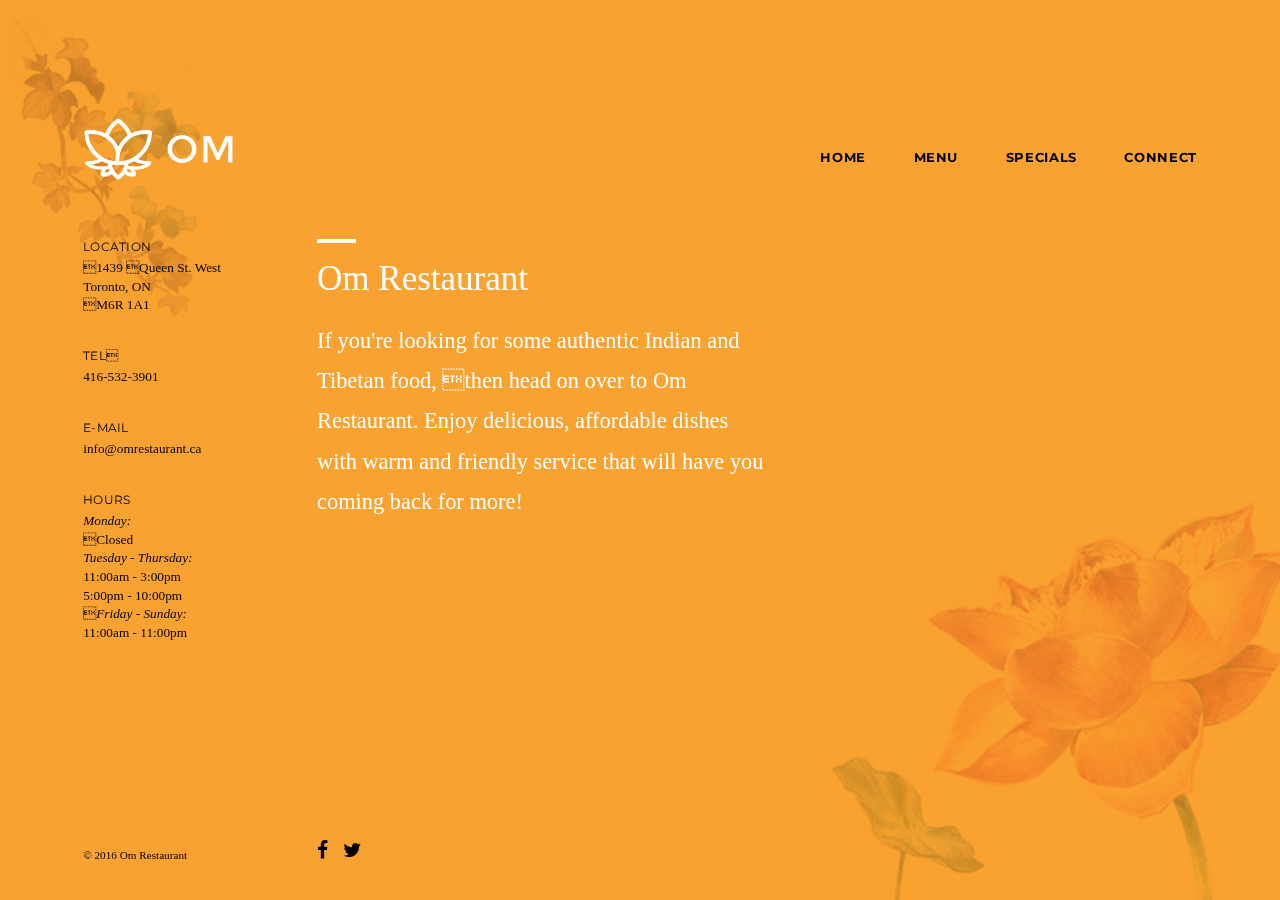
<file: index.html>
<!DOCTYPE html>
<html>

  <head>
    <meta charset="utf-8">
    <meta name="viewport" content="width=device-width", "initial-scale=1.0" />
    <meta name="description"
     content="Om Restaurant offers amazing Indian and Tibetan food with great service and prices that will be hard to match anywhere else."/>
     <meta name="keywords" content="Om Restaurant, Indian Food, Tibetan Food, Toronto, Ontario, Canada, Affordable, Great Service, Authentic"/>
    <link href="css/reset.css" rel="stylesheet"/>
    <link href="css/style.css" rel="stylesheet"/>
    <link rel="stylesheet" href="css/font-awesome.min.css">
    <link href='https://fonts.googleapis.com/css?family=PT+Serif:400,400italic|Montserrat:700' rel='stylesheet' type='text/css'>
    <link rel='shortcut icon' href='images/favicon.ico' type='image/x-icon'/>
    <title> Om Restaurant - Indian and Tibetan Food </title>
  </head>

  <body>
    <div class="wrapper">

      <header>
        <img class="logo" src="images/logo.png" alt="om logo"/>
        <div href="#" class="hamburger">
          <div class="line"></div>
          <div class="line"></div>
          <div class="line"></div>
        </div>
        <nav class="main-menu open">
          <ul>
            <li class="home-active on"><a href="index.html"/>HOME</a></li>
            <li><a href="appetizers.html" class="menu-mobile">MENU</a>
              <ul class="drop-down sub-open">
                <li><a href="menu/appetizers.html">Appetizers</a></li>
                <li><a href="menu/rice-bread.html">Bread &amp; Rice</a></li>
                <li><a href="menu/seafood.html">Seafood</a></li>
                <li><a href="menu/chicken.html">Chicken</a></li>
                <li><a href="menu/beef.html">Beef</a></li>
                <li><a href="menu/lamb.html">Lamb</a></li>
                <li><a href="menu/veg.html">Vegetarian</a></li>
                <li><a href="menu/tibetan.html">Tibetan</a></li>
              </ul>
            </li>
            <li><a href="specials/specials.html"/>SPECIALS</a></li>
            <li><a href="connect/connect.html"/>CONNECT</a></li>
          </ul>
          <div class="mobile-aside">
            <h2>LOCATION</h2>
            <p>1439 Queen St. West</br>Toronto, ON</br> M6R 1A1 </p>
            <h2>TEL</h2>
            <p><a href="tel:4165323901">416-532-3901</a></p>
            <h2>EMAIL</h2>
            <p><a href="email:info@omrestaurant.ca">info@omrestaurant.ca</a></p>
            <h2>HOURS</h2>
            <p><em>Monday:</em></br>Closed<br/><em>Tuesday - Thursday:</em></br>11:00am - 3:00pm</br>5:00pm - 10:00pm</br><em>Friday - Sunday:</em></br>11:00am - 11:00pm</p>
          </div>
          <div class="mobile-social">
            <a href="#"><i class="fa fa-facebook"></i></a> <a href="#"><i class="fa fa-twitter"></i></a>
          </div>
        </nav>
      </header>

      <aside>
        <div class="aside-sections">
          <h2 class="aside-heading">LOCATION</h2>
          <p class="aside-info">1439 Queen St. West<br/>Toronto, ON<br/>M6R 1A1</p>
        </div>
        <div class="aside-sections">
          <h2 class="aside-heading">TEL</h2>
          <p class="aside-info"><a href="tel:4165323901">416-532-3901</a></p>
        </div>
        <div class="aside-sections">
          <h2 class="aside-heading">E-MAIL</h2>
          <p class="aside-info"><a href="email:info@omrestaurant.ca">info@omrestaurant.ca</a></p>
        </div>
        <div class="aside-sections hours">
          <h2 class="aside-heading">HOURS</h2>
          <p class="aside-info"><em>Monday:</em></br>Closed<br/><em>Tuesday - Thursday:</em></br>11:00am - 3:00pm</br>5:00pm - 10:00pm</br><em>Friday - Sunday:</em></br>11:00am - 11:00pm</p>
        </div>
      </aside>

      <main class="unload load">
        <div class="border-line"></div>
        <h1 class="header"> Om Restaurant </h1>
        <h1 class="home">If you're looking for some authentic Indian and Tibetan food, then head on over to Om Restaurant. Enjoy delicious, affordable dishes with warm and friendly service that will have you coming back for more!</h1>
      </main>

      <div class="social-media">
        <a href="#"><i class="fa fa-facebook"></i></a> <a href="#"><i class="fa fa-twitter"></i></a>
      </div>

      <footer>
        <div class="copyright">
          <p>&copy; 2016 Om Restaurant</p>
        </div>
      </footer>

    </div>

    <div>
      <img src="images/background-img-left.jpg" class="background-image-4" alt="Flower Illustration" />
    </div>

    <div>
      <img src="images/background-img-right.jpg" class="background-image" alt="Lotus Illustration" />
    </div>

    <script src="https://ajax.googleapis.com/ajax/libs/jquery/1.12.0/jquery.min.js"></script>
    <script src="javascript/main.js"></script>

  </body>

</html>
</file>
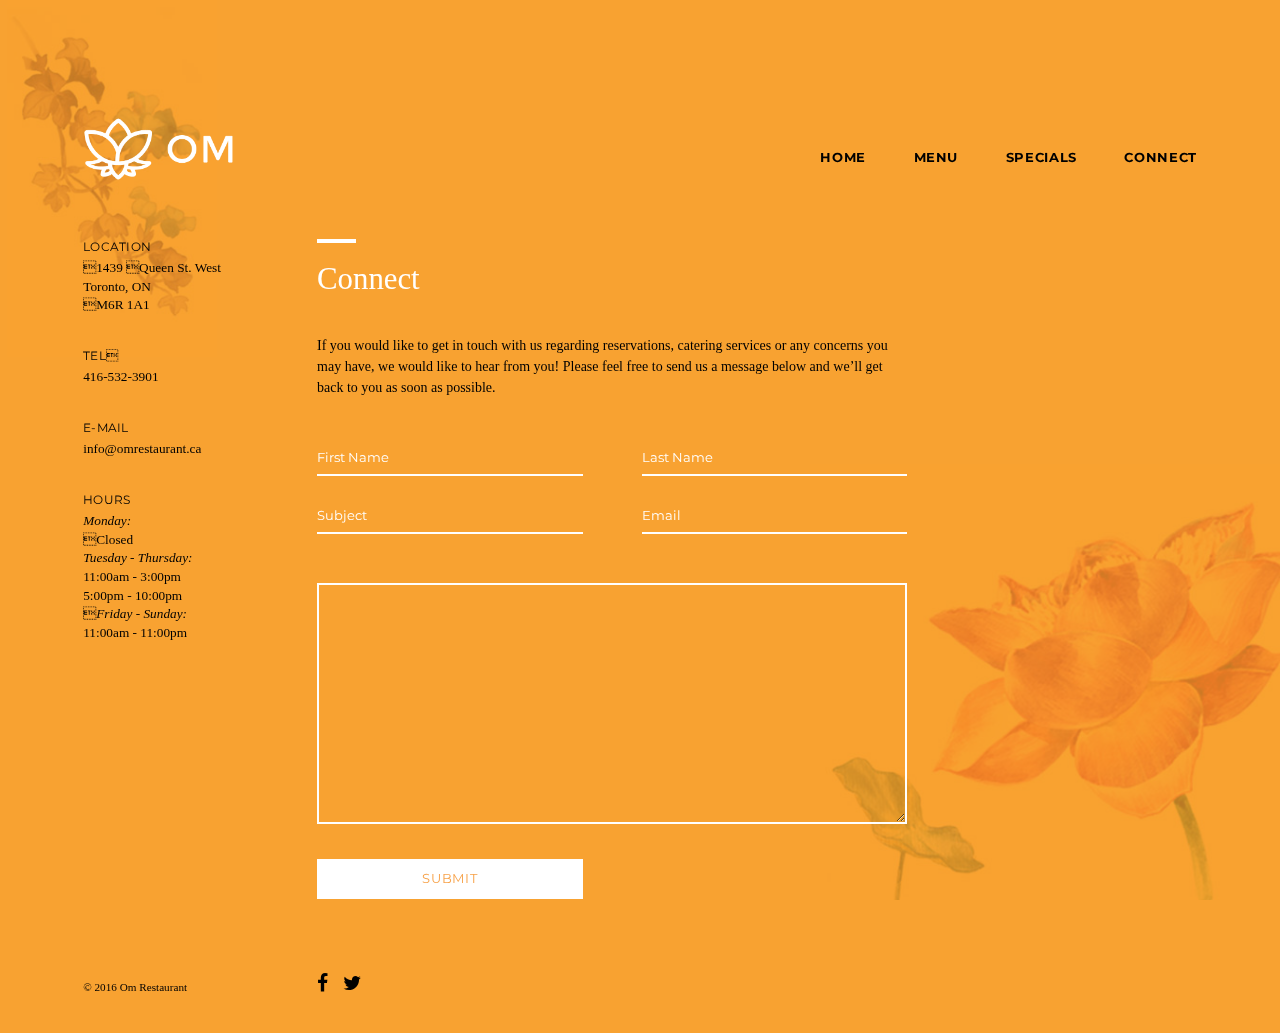
<file: connect/connect.html>
<!DOCTYPE html>
<html>

  <head>
    <meta charset="utf-8">
    <meta name="viewport" content="width=device-width", "initial-scale=1.0" />
    <meta name="description"
     content="Connect with us if you have any questions regarding reservations, catering or any other concerns."/>
     <meta name="keywords" content="Om Restaurant, Indian Food, Tibetan Food, Connect with Us, Toronto, Ontario, Canada, Affordable, Great Service, Authentic"/>
    <link href="../css/reset.css" rel="stylesheet"/>
    <link href="../css/style.css" rel="stylesheet"/>
    <link href="../css/connect.css" rel="stylesheet"/>
    <link href='../css/font-awesome.min.css' rel='stylesheet' type='text/css'>
    <link href='https://fonts.googleapis.com/css?family=PT+Serif:400,400italic|Montserrat:700' rel='stylesheet' type='text/css'>
    <link rel='shortcut icon' href='../images/favicon.ico' type='image/x-icon'/>
    <title> Om Restaurant - Connect with Us </title>
  </head>

  <body>
    <div class="wrapper">

      <header>
        <img class="logo" src="../images/logo.png" alt="om logo"/>
        <div href="#" class="hamburger">
          <div class="line"></div>
          <div class="line"></div>
          <div class="line"></div>
        </div>
        <nav class="main-menu open">
          <ul>
            <li class="home-active"><a href="../index.html" class="on"/>HOME</a></li>
            <li><a href="../menu/appetizers.html" class="menu-mobile">MENU</a>
              <ul class="drop-down sub-open">
                <li><a href="../menu/appetizers.html">Appetizers</a></li>
                <li><a href="../menu/rice-bread.html">Bread &amp; Rice</a></li>
                <li><a href="../menu/seafood.html">Seafood</a></li>
                <li><a href="../menu/chicken.html">Chicken</a></li>
                <li><a href="../menu/beef.html">Beef</a></li>
                <li><a href="../menu/lamb.html">Lamb</a></li>
                <li><a href="../menu/veg.html">Vegetarian</a></li>
                <li><a href="../menu/tibetan.html">Tibetan</a></li>
              </ul>
            </li>
            <li><a href="../specials/specials.html"/>SPECIALS</a></li>
            <li><a href="connect.html"/>CONNECT</a></li>
          </ul>
          <div class="mobile-aside">
            <h3>LOCATION</h3>
            <p>1439 Queen St. West</br>Toronto, ON</br> M6R 1A1 </p>
            <h3>TEL</h3>
            <p><a href="tel:4165323901">416-532-3901</a></p>
            <h3>EMAIL</h3>
            <p><a href="email:info@omrestaurant.ca">info@omrestaurant.ca</a></p>
            <h3>HOURS</h3>
            <p><em>Monday:</em></br>Closed<br/><em>Tuesday - Thursday:</em></br>11:00am - 3:00pm</br>5:00pm - 10:00pm</br><em>Friday - Sunday:</em></br>11:00am - 11:00pm</p>
          </div>
          <div class="mobile-social">
            <a href="#"><i class="fa fa-facebook"></i></a> <a href="#"><i class="fa fa-twitter"></i></a>
          </div>
        </nav>
      </header>

      <aside>
        <div class="aside-sections">
          <h3 class="aside-heading">LOCATION</h3>
          <p class="aside-info">1439 Queen St. West<br/>Toronto, ON<br/>M6R 1A1</p>
        </div>
        <div class="aside-sections">
          <h3 class="aside-heading">TEL</h3>
          <p class="aside-info"><a href="tel:4165323901">416-532-3901</a></p>
        </div>
        <div class="aside-sections">
          <h3 class="aside-heading">E-MAIL</h3>
          <p class="aside-info"><a href="email:info@omrestaurant.ca">info@omrestaurant.ca</a></p>
        </div>
        <div class="aside-sections hours">
          <h3 class="aside-heading">HOURS</h3>
          <p class="aside-info"><em>Monday:</em></br>Closed<br/><em>Tuesday - Thursday:</em></br>11:00am - 3:00pm</br>5:00pm - 10:00pm</br><em>Friday - Sunday:</em></br>11:00am - 11:00pm</p>
        </div>
      </aside>

      <main>
        <div class="border-line"></div>
        <h1>Connect</h1>
        <p>If you would like to get in touch with us regarding reservations, catering services or any concerns you may have, we would like to hear from you! Please feel free to send us a message below and we’ll get back to you as soon as possible.</p>
        <form action="" method="post">
          <fieldset>
            <input type="text" name="first-name" placeholder="First Name" class="odd" required/>
            <input type="text" name="last-name" placeholder="Last Name" required/>
            <input type="text" name="subject" placeholder="Subject" class="odd" required/>
            <input type="text" name="email" placeholder="Email" required/>
            <textarea name="details" cols="20" rows="12"/ required></textarea>
            <input type="submit" name="submit" value="SUBMIT"/>
          </fieldset>
        </form>
      </main>

      <div class="social-media">
        <a href="#"><i class="fa fa-facebook"></i></a>
        <a href="#"><i class="fa fa-twitter"></i></a>
      </div>

      <footer>
        <div class="copyright">
          <p>&copy; 2016 Om Restaurant</p>
        </div>
      </footer>

    </div>

    <div>
      <img src="../images/background-img-left.jpg" class="background-image-4" alt="Flower Illustration" />
    </div>

    <div>
      <img src="../images/background-img-right.jpg" class="background-image" alt="Lotus Illustration" />
    </div>

    <script src="https://ajax.googleapis.com/ajax/libs/jquery/1.12.0/jquery.min.js"></script>
    <script src="../javascript/main.js"></script>
    <script src="../javascript/connect.js"></script>


  </body>

</html>
</file>
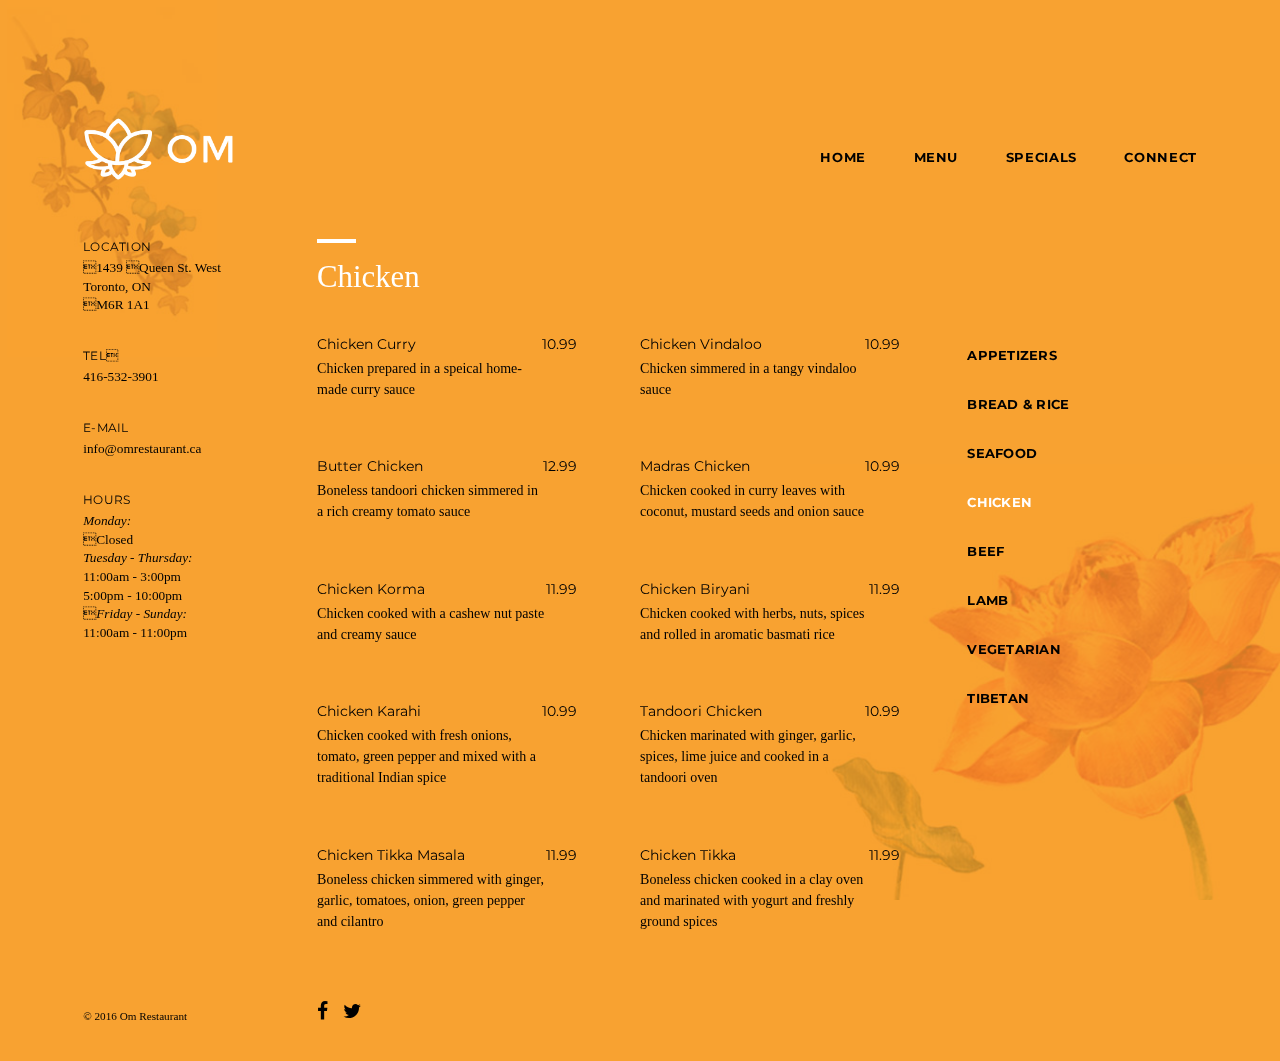
<file: menu/chicken.html>
<!DOCTYPE html>
<html>

  <head>
    <meta charset="utf-8">
    <meta name="viewport" content="width=device-width", "initial-scale=1.0" />
    <meta name="description"
     content="Om Restaurant offers a wide variety of traditional Indian chicken dishes."/>
     <meta name="keywords" content="Om Restaurant, Indian Food, Tibetan Food, Chicken Dishes, Toronto, Ontario, Canada, Affordable, Great Service, Authentic"/>
    <link href="../css/reset.css" rel="stylesheet"/>
    <link href="../css/style.css" rel="stylesheet"/>
    <link href="../css/menu.css" rel="stylesheet" />
    <link href='../css/font-awesome.min.css' rel='stylesheet' type='text/css'>
    <link href='https://fonts.googleapis.com/css?family=PT+Serif:400,400italic|Montserrat:700' rel='stylesheet' type='text/css'>
    <link rel='shortcut icon' href='../images/favicon.ico' type='image/x-icon'/>
    <title> Om Restaurant - Chicken Dishes </title>
  </head>

  <body>
    <div class="wrapper">
      <header>
        <img class="logo" src="../images/logo.png" alt="om logo"/>
        <div href="#" class="hamburger">
          <div class="line"></div>
          <div class="line"></div>
          <div class="line"></div>
        </div>
        <nav class="main-menu open">
          <ul>
            <li><a href="../index.html"/>HOME</a></li>
            <li><a href="#" class="menu-mobile on">MENU</a>
              <ul class="drop-down sub-open">
                <li><a href="appetizers.html">Appetizers</a></li>
                <li><a href="rice-bread.html">Bread &amp; Rice</a></li>
                <li><a href="seafood.html">Seafood</a></li>
                <li><a href="chicken.html">Chicken</a></li>
                <li><a href="beef.html">Beef</a></li>
                <li><a href="lamb.html">Lamb</a></li>
                <li><a href="veg.html">Vegetarian</a></li>
                <li><a href="tibetan.html">Tibetan</a></li>
              </ul>
            </li>
            <li><a href="../specials/specials.html"/>SPECIALS</a></li>
            <li><a href="../connect/connect.html"/>CONNECT</a></li>
          </ul>
          <div class="mobile-aside">
            <h3>LOCATION</h3>
            <p>1439 Queen St. West</br>Toronto, ON</br> M6R 1A1 </p>
            <h3>TEL</h3>
            <p><a href="tel:4165323901">416-532-3901</a></p>
            <h3>EMAIL</h3>
            <p><a href="email:info@omrestaurant.ca">info@omrestaurant.ca</a></p>
            <h3>HOURS</h3>
            <p><em>Monday:</em></br>Closed<br/><em>Tuesday - Thursday:</em></br>11:00am - 3:00pm</br>5:00pm - 10:00pm</br><em>Friday - Sunday:</em></br>11:00am - 11:00pm</p>
          </div>
          <div class="mobile-social">
            <a href="#"><i class="fa fa-facebook"></i></a> <a href="#"><i class="fa fa-twitter"></i></a>
          </div>
        </nav>
      </header>

      <aside>
        <div class="aside-sections">
          <h3 class="aside-heading">LOCATION</h3>
          <p class="aside-info">1439 Queen St. West<br/>Toronto, ON<br/>M6R 1A1</p>
        </div>
        <div class="aside-sections">
          <h3 class="aside-heading">TEL</h3>
          <p class="aside-info"><a href="tel:4165323901">416-532-3901</a></p>
        </div>
        <div class="aside-sections">
          <h3 class="aside-heading">E-MAIL</h3>
          <p class="aside-info"><a href="email:info@omrestaurant.ca">info@omrestaurant.ca</a></p>
        </div>
        <div class="aside-sections hours">
          <h3 class="aside-heading">HOURS</h3>
          <p class="aside-info"><em>Monday:</em></br>Closed<br/><em>Tuesday - Thursday:</em></br>11:00am - 3:00pm</br>5:00pm - 10:00pm</br><em>Friday - Sunday:</em></br>11:00am - 11:00pm</p>
        </div>
      </aside>

      <main>
        <div class="border-line"></div>
        <h1> Chicken </h1>
        <div class="menu-container">
          <div class="menu-items">
            <div class="item odd">
              <p class="name"> Chicken Curry </p> <p class="price"> 10.99 </p>
              <p class="description"> Chicken prepared in a speical home-made curry sauce <p>
            </div>
            <div class="item">
              <p class="name"> Chicken Vindaloo </p> <p class="price"> 10.99 </p>
              <p class="description"> Chicken simmered in a tangy vindaloo sauce <p>
            </div>
            <div class="item odd">
              <p class="name"> Butter Chicken </p> <p class="price"> 12.99 </p>
              <p class="description"> Boneless tandoori chicken simmered in a rich creamy tomato sauce <p>
            </div>
            <div class="item">
              <p class="name"> Madras Chicken </p> <p class="price"> 10.99 </p>
              <p class="description"> Chicken cooked in curry leaves with coconut, mustard seeds and onion sauce <p>
            </div>
            <div class="item odd">
              <p class="name"> Chicken Korma </p> <p class="price"> 11.99 </p>
              <p class="description"> Chicken cooked with a cashew nut paste and creamy sauce<p>
            </div>
            <div class="item">
              <p class="name"> Chicken Biryani </p> <p class="price"> 11.99 </p>
              <p class="description"> Chicken cooked with herbs, nuts, spices and rolled in aromatic basmati rice<p>
            </div>
            <div class="item odd">
              <p class="name"> Chicken Karahi </p> <p class="price"> 10.99 </p>
              <p class="description"> Chicken cooked with fresh onions, tomato, green pepper and mixed with a traditional Indian spice<p>
            </div>
            <div class="item">
              <p class="name"> Tandoori Chicken </p> <p class="price"> 10.99 </p>
              <p class="description"> Chicken marinated with ginger, garlic, spices, lime juice and cooked in a tandoori oven <p>
            </div>
            <div class="item odd">
              <p class="name"> Chicken Tikka Masala </p> <p class="price"> 11.99 </p>
              <p class="description"> Boneless chicken simmered with ginger, garlic, tomatoes, onion, green pepper and cilantro<p>
            </div>
            <div class="item">
              <p class="name"> Chicken Tikka </p> <p class="price"> 11.99 </p>
              <p class="description"> Boneless chicken cooked in a clay oven and marinated with yogurt and freshly ground spices<p>
            </div>
          </div>
          <nav class="wide-menu">
            <ul>
              <li><a href="appetizers.html">Appetizers</a></li>
              <li><a href="rice-bread.html">Bread &amp; Rice</a></li>
              <li><a href="seafood.html">Seafood</a></li>
              <li class="side-on"><a href="chicken.html">Chicken</a></li>
              <li><a href="beef.html">Beef</a></li>
              <li><a href="lamb.html">Lamb</a></li>
              <li><a href="veg.html">Vegetarian</a></li>
              <li><a href="tibetan.html">Tibetan</a></li>
            </ul>
          </nav>
        </div>
      </main>

      <div class="social-media">
        <a href="#"><i class="fa fa-facebook"></i></a> <a href="#"><i class="fa fa-twitter"></i></a>
      </div>

      <footer>
        <div class="copyright">
          <p>&copy; 2016 Om Restaurant</p>
        </div>
      </footer>

    </div>

    <div>
      <img src="../images/background-img-left.jpg" class="background-image-4" alt="Flower Illustration" />
    </div>

    <div>
      <img src="../images/background-img-right.jpg" class="background-image" alt="Lotus Illustration" />
    </div>

    <script src="https://ajax.googleapis.com/ajax/libs/jquery/1.12.0/jquery.min.js"></script>
    <script src="../javascript/main.js"></script>
    <script src="../javascript/menu.js"></script>

  </body>

</html>
</file>
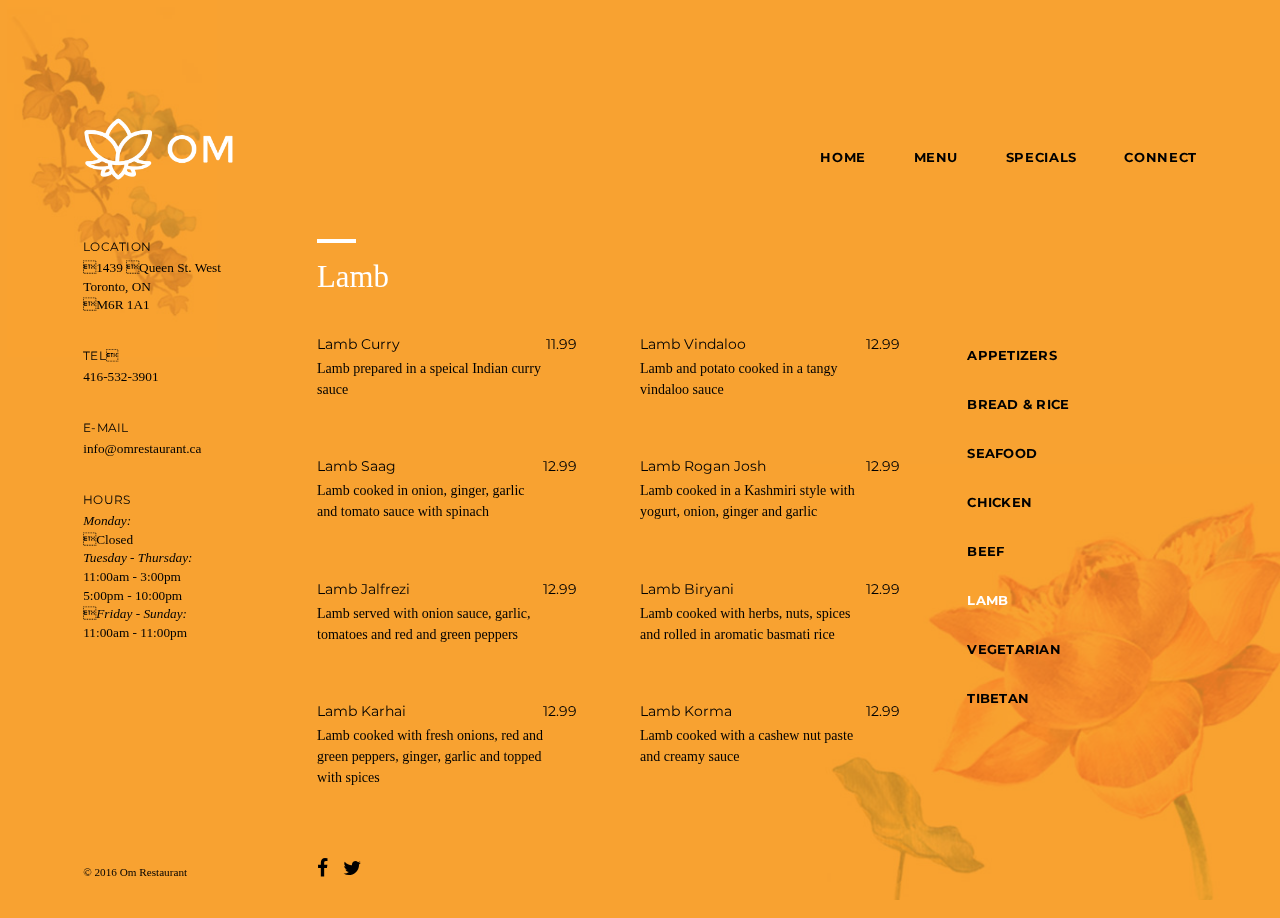
<file: menu/lamb.html>
<!DOCTYPE html>
<html>

  <head>
    <meta charset="utf-8">
    <meta name="viewport" content="width=device-width", "initial-scale=1.0" />
    <meta name="description"
     content="Om Restaurant offers a wide variety of traditional Indian lamb dishes."/>
     <meta name="keywords" content="Om Restaurant, Indian Food, Tibetan Food, Lamb Dishes, Toronto, Ontario, Canada, Affordable, Great Service, Authentic"/>
    <link href="../css/reset.css" rel="stylesheet"/>
    <link href="../css/style.css" rel="stylesheet"/>
    <link href="../css/menu.css" rel="stylesheet" />
    <link href='../css/font-awesome.min.css' rel='stylesheet' type='text/css'>
    <link href='https://fonts.googleapis.com/css?family=PT+Serif:400,400italic|Montserrat:700' rel='stylesheet' type='text/css'>
    <link rel='shortcut icon' href='../images/favicon.ico' type='image/x-icon'/>
    <title> Om Restaurant - Lamb Dishes</title>
  </head>

  <body>
    <div class="wrapper">
      <header>
        <img class="logo" src="../images/logo.png" alt="om logo"/>
        <div href="#" class="hamburger">
          <div class="line"></div>
          <div class="line"></div>
          <div class="line"></div>
        </div>
        <nav class="main-menu open">
          <ul>
            <li><a href="../index.html"/>HOME</a></li>
            <li><a href="#" class="menu-mobile on">MENU</a>
              <ul class="drop-down sub-open">
                <li><a href="appetizers.html">Appetizers</a></li>
                <li><a href="rice-bread.html">Bread &amp; Rice</a></li>
                <li><a href="seafood.html">Seafood</a></li>
                <li><a href="chicken.html">Chicken</a></li>
                <li><a href="beef.html">Beef</a></li>
                <li><a href="lamb.html">Lamb</a></li>
                <li><a href="veg.html">Vegetarian</a></li>
                <li><a href="tibetan.html">Tibetan</a></li>
              </ul>
            </li>
            <li><a href="../specials/specials.html"/>SPECIALS</a></li>
            <li><a href="../connect/connect.html"/>CONNECT</a></li>
          </ul>
          <div class="mobile-aside">
            <h3>LOCATION</h3>
            <p>1439 Queen St. West</br>Toronto, ON</br> M6R 1A1 </p>
            <h3>TEL</h3>
            <p><a href="tel:4165323901">416-532-3901</a></p>
            <h3>EMAIL</h3>
            <p><a href="email:info@omrestaurant.ca">info@omrestaurant.ca</a></p>
            <h3>HOURS</h3>
            <p><em>Monday:</em></br>Closed<br/><em>Tuesday - Thursday:</em></br>11:00am - 3:00pm</br>5:00pm - 10:00pm</br><em>Friday - Sunday:</em></br>11:00am - 11:00pm</p>
          </div>
          <div class="mobile-social">
            <a href="#"><i class="fa fa-facebook"></i></a> <a href="#"><i class="fa fa-twitter"></i></a>
          </div>
        </nav>
      </header>

      <aside>
        <div class="aside-sections">
          <h3 class="aside-heading">LOCATION</h3>
          <p class="aside-info">1439 Queen St. West<br/>Toronto, ON<br/>M6R 1A1</p>
        </div>
        <div class="aside-sections">
          <h3 class="aside-heading">TEL</h3>
          <p class="aside-info"><a href="tel:4165323901">416-532-3901</a></p>
        </div>
        <div class="aside-sections">
          <h3 class="aside-heading">E-MAIL</h3>
          <p class="aside-info"><a href="email:info@omrestaurant.ca">info@omrestaurant.ca</a></p>
        </div>
        <div class="aside-sections hours">
          <h3 class="aside-heading">HOURS</h3>
          <p class="aside-info"><em>Monday:</em></br>Closed<br/><em>Tuesday - Thursday:</em></br>11:00am - 3:00pm</br>5:00pm - 10:00pm</br><em>Friday - Sunday:</em></br>11:00am - 11:00pm</p>
        </div>
      </aside>

      <main>
        <div class="border-line"></div>
        <h1> Lamb </h1>
        <div class="menu-container">
          <div class="menu-items">
            <div class="item odd">
              <p class="name"> Lamb Curry </p> <p class="price"> 11.99 </p>
              <p class="description"> Lamb prepared in a speical Indian curry sauce <p>
            </div>
            <div class="item">
              <p class="name"> Lamb Vindaloo </p> <p class="price"> 12.99 </p>
              <p class="description"> Lamb and potato cooked in a tangy vindaloo sauce <p>
            </div>
            <div class="item odd">
              <p class="name"> Lamb Saag </p> <p class="price"> 12.99 </p>
              <p class="description"> Lamb cooked in onion, ginger, garlic and tomato sauce with spinach <p>
            </div>
            <div class="item">
              <p class="name"> Lamb Rogan Josh </p> <p class="price"> 12.99 </p>
              <p class="description"> Lamb cooked in a Kashmiri style with yogurt, onion, ginger and garlic <p>
            </div>
            <div class="item odd">
              <p class="name"> Lamb Jalfrezi </p> <p class="price"> 12.99 </p>
              <p class="description"> Lamb served with onion sauce, garlic, tomatoes and red and green peppers<p>
            </div>
            <div class="item">
              <p class="name"> Lamb Biryani </p> <p class="price"> 12.99 </p>
              <p class="description"> Lamb cooked with herbs, nuts, spices and rolled in aromatic basmati rice<p>
            </div>
            <div class="item odd">
              <p class="name"> Lamb Karhai </p> <p class="price"> 12.99 </p>
              <p class="description"> Lamb cooked with fresh onions, red and green peppers, ginger, garlic and topped with spices<p>
            </div>
            <div class="item">
              <p class="name"> Lamb Korma </p> <p class="price"> 12.99 </p>
              <p class="description"> Lamb cooked with a cashew nut paste and creamy sauce <p>
            </div>
          </div>
          <nav class="wide-menu">
            <ul>
              <li><a href="appetizers.html">Appetizers</a></li>
              <li><a href="rice-bread.html">Bread &amp; Rice</a></li>
              <li><a href="seafood.html">Seafood</a></li>
              <li><a href="chicken.html">Chicken</a></li>
              <li><a href="beef.html">Beef</a></li>
              <li class="side-on"><a href="lamb.html">Lamb</a></li>
              <li><a href="veg.html">Vegetarian</a></li>
              <li><a href="tibetan.html">Tibetan</a></li>
            </ul>
          </nav>
        </div>
      </main>

      <div class="social-media">
        <a href="#"><i class="fa fa-facebook"></i></a> <a href="#"><i class="fa fa-twitter"></i></a>
      </div>

      <footer>
        <div class="copyright">
          <p>&copy; 2016 Om Restaurant</p>
        </div>
      </footer>

    </div>

    <div>
      <img src="../images/background-img-left.jpg" class="background-image-4" alt="Flower Illustration" />
    </div>

    <div>
      <img src="../images/background-img-right.jpg" class="background-image" alt="Lotus Illustration" />
    </div>

    <script src="https://ajax.googleapis.com/ajax/libs/jquery/1.12.0/jquery.min.js"></script>
    <script src="../javascript/main.js"></script>
    <script src="../javascript/menu.js"></script>

  </body>

</html>
</file>
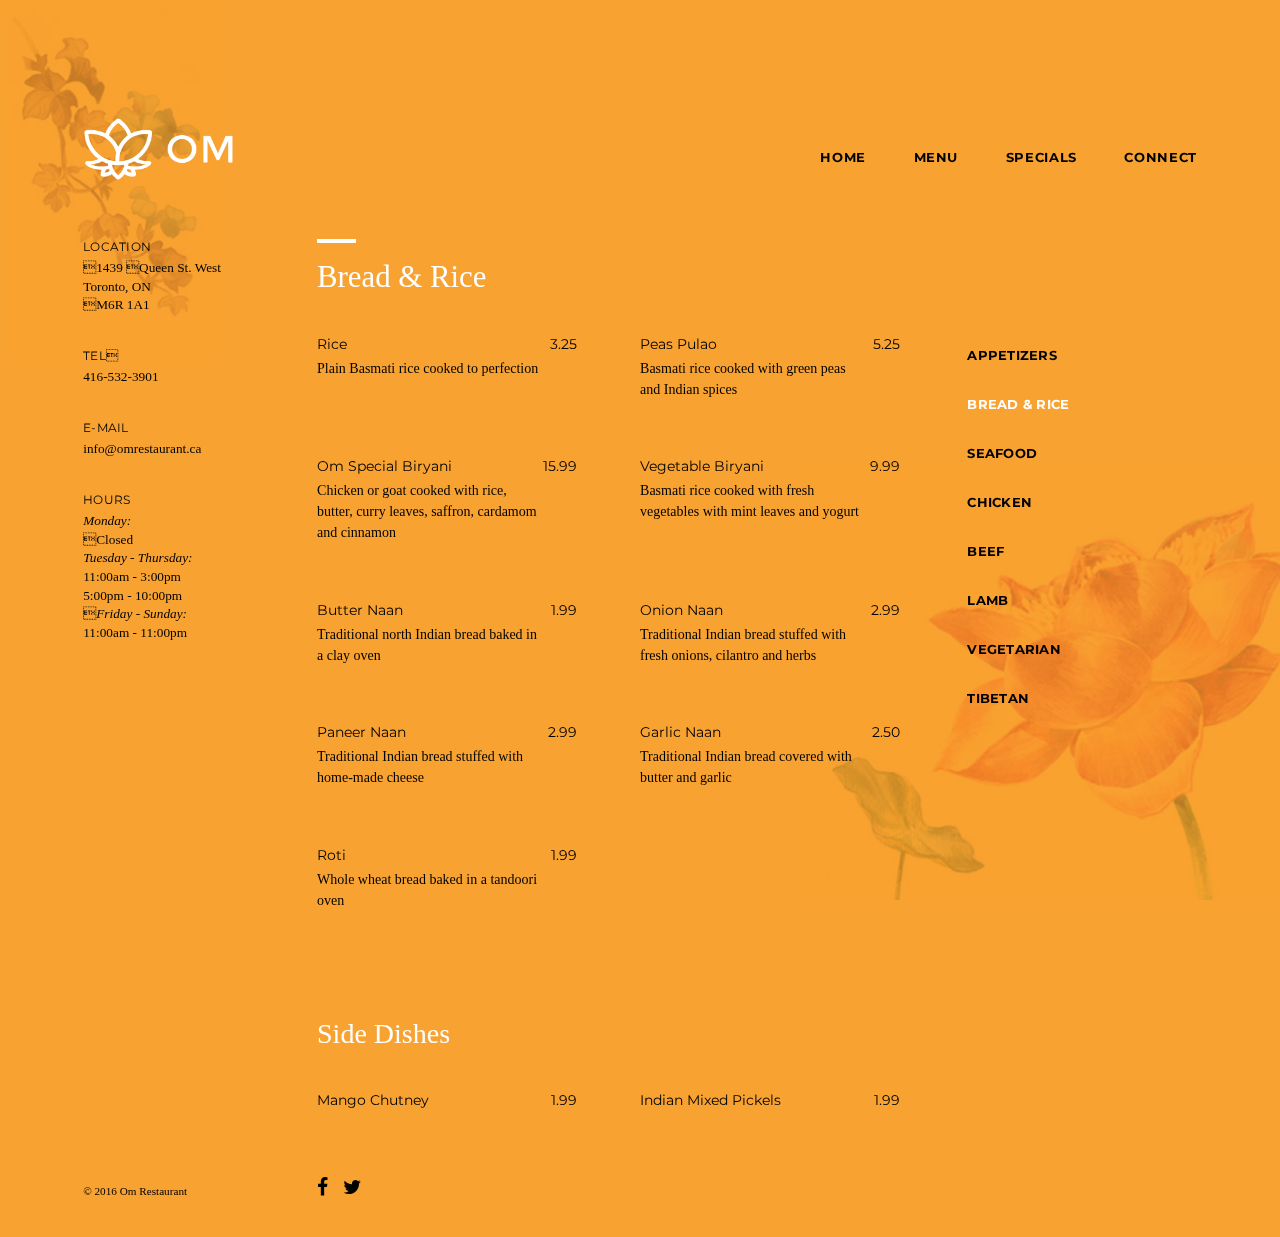
<file: menu/rice-bread.html>
<!DOCTYPE html>
<html>

  <head>
    <meta charset="utf-8">
    <meta name="viewport" content="width=device-width", "initial-scale=1.0" />
    <meta name="description"
     content="Om Restaurant offers a wide variety of traditional Indian rice and bread side orders."/>
     <meta name="keywords" content="Om Restaurant, Indian Food, Tibetan Food, Rice and Bread Side Orders, Toronto, Ontario, Canada, Affordable, Great Service, Authentic"/>
    <link href="../css/reset.css" rel="stylesheet"/>
    <link href="../css/style.css" rel="stylesheet"/>
    <link href="../css/menu.css" rel="stylesheet" />
    <link href='../css/font-awesome.min.css' rel='stylesheet' type='text/css'>
    <link href='https://fonts.googleapis.com/css?family=PT+Serif:400,400italic|Montserrat:700' rel='stylesheet' type='text/css'>
    <link rel='shortcut icon' href='../images/favicon.ico' type='image/x-icon'/>
    <title> Om Restaurant - Rice and Bread Side Orders </title>
  </head>

  <body>
    <div class="wrapper">
      <header>
        <img class="logo" src="../images/logo.png" alt="om logo"/>
        <div href="#" class="hamburger">
          <div class="line"></div>
          <div class="line"></div>
          <div class="line"></div>
        </div>
        <nav class="main-menu open">
          <ul>
            <li><a href="../index.html"/>HOME</a></li>
            <li><a href="#" class="menu-mobile on">MENU</a>
              <ul class="drop-down sub-open">
                <li><a href="appetizers.html">Appetizers</a></li>
                <li><a href="rice-bread.html">Bread &amp; Rice</a></li>
                <li><a href="seafood.html">Seafood</a></li>
                <li><a href="chicken.html">Chicken</a></li>
                <li><a href="beef.html">Beef</a></li>
                <li><a href="lamb.html">Lamb</a></li>
                <li><a href="veg.html">Vegetarian</a></li>
                <li><a href="tibetan.html">Tibetan</a></li>
              </ul>
            </li>
            <li><a href="../specials/specials.html"/>SPECIALS</a></li>
            <li><a href="../connect/connect.html"/>CONNECT</a></li>
          </ul>
          <div class="mobile-aside">
            <h3>LOCATION</h3>
            <p>1439 Queen St. West</br>Toronto, ON</br> M6R 1A1 </p>
            <h3>TEL</h3>
            <p><a href="tel:4165323901">416-532-3901</a></p>
            <h3>EMAIL</h3>
            <p><a href="email:info@omrestaurant.ca">info@omrestaurant.ca</a></p>
            <h3>HOURS</h3>
            <p><em>Monday:</em></br>Closed<br/><em>Tuesday - Thursday:</em></br>11:00am - 3:00pm</br>5:00pm - 10:00pm</br><em>Friday - Sunday:</em></br>11:00am - 11:00pm</p>
          </div>
          <div class="mobile-social">
            <a href="#"><i class="fa fa-facebook"></i></a> <a href="#"><i class="fa fa-twitter"></i></a>
          </div>
        </nav>
      </header>

      <aside>
        <div class="aside-sections">
          <h3 class="aside-heading">LOCATION</h3>
          <p class="aside-info">1439 Queen St. West<br/>Toronto, ON<br/>M6R 1A1</p>
        </div>
        <div class="aside-sections">
          <h3 class="aside-heading">TEL</h3>
          <p class="aside-info"><a href="tel:4165323901">416-532-3901</a></p>
        </div>
        <div class="aside-sections">
          <h3 class="aside-heading">E-MAIL</h3>
          <p class="aside-info"><a href="email:info@omrestaurant.ca">info@omrestaurant.ca</a></p>
        </div>
        <div class="aside-sections hours">
          <h3 class="aside-heading">HOURS</h3>
          <p class="aside-info"><em>Monday:</em></br>Closed<br/><em>Tuesday - Thursday:</em></br>11:00am - 3:00pm</br>5:00pm - 10:00pm</br><em>Friday - Sunday:</em></br>11:00am - 11:00pm</p>
        </div>
      </aside>

      <main>
        <div class="border-line"></div>
        <h1> Bread &amp; Rice </h1>
        <div class="menu-container">
          <div class="menu-items">
            <div class="item odd">
              <p class="name"> Rice </p> <p class="price"> 3.25 </p>
              <p class="description"> Plain Basmati rice cooked to perfection <p>
            </div>
            <div class="item">
              <p class="name"> Peas Pulao </p> <p class="price"> 5.25 </p>
              <p class="description"> Basmati rice cooked with green peas and Indian spices </p>
            </div>
            <div class="item odd">
              <p class="name"> Om Special Biryani </p> <p class="price"> 15.99 </p>
              <p class="description"> Chicken or goat cooked with rice, butter, curry leaves, saffron, cardamom and cinnamon<p>
            </div>
            <div class="item">
              <p class="name"> Vegetable Biryani </p> <p class="price"> 9.99 </p>
              <p class="description"> Basmati rice cooked with fresh vegetables with mint leaves and yogurt <p>
            </div>
            <div class="item odd">
              <p class="name"> Butter Naan </p> <p class="price"> 1.99 </p>
              <p class="description"> Traditional north Indian bread baked in a clay oven </p>
            </div>
            <div class="item">
              <p class="name"> Onion Naan </p> <p class="price"> 2.99 </p>
              <p class="description"> Traditional Indian bread stuffed with fresh onions, cilantro and herbs </p>
            </div>
            <div class="item odd">
              <p class="name"> Paneer Naan </p> <p class="price"> 2.99 </p>
              <p class="description"> Traditional Indian bread stuffed with home-made cheese </p>
            </div>
            <div class="item">
              <p class="name"> Garlic Naan </p> <p class="price"> 2.50 </p>
              <p class="description"> Traditional Indian bread covered with butter and garlic </p>
            </div>
            <div class="item odd">
              <p class="name"> Roti </p><p class="price"> 1.99 </p>
              <p class="description"> Whole wheat bread baked in a tandoori oven </p>
            </div>
            <h1 class="side-dishes"> Side Dishes </h1>
            <div class="item odd chutney">
              <p class="name"> Mango Chutney </p> <p class="price"> 1.99 </p>
            </div>
            <div class="item">
              <p class="name mix-pickels"> Indian Mixed Pickels </p> <p class="price"> 1.99 </p>
            </div>
          </div>
          <nav class="wide-menu">
            <ul>
              <li><a href="appetizers.html">Appetizers</a></li>
              <li class="side-on"><a href="rice-bread.html">Bread &amp; Rice</a></li>
              <li><a href="seafood.html">Seafood</a></li>
              <li><a href="chicken.html">Chicken</a></li>
              <li><a href="beef.html">Beef</a></li>
              <li><a href="lamb.html">Lamb</a></li>
              <li><a href="veg.html">Vegetarian</a></li>
              <li><a href="tibetan.html">Tibetan</a></li>
            </ul>
          </nav>
        </div>
      </main>

      <div class="social-media">
        <a href="#"><i class="fa fa-facebook"></i></a> <a href="#"><i class="fa fa-twitter"></i></a>
      </div>

      <footer>
        <div class="copyright">
          <p>&copy; 2016 Om Restaurant</p>
        </div>
      </footer>

    </div>

    <div>
      <img src="../images/background-img-left.jpg" class="background-image-4" alt="Flower Illustration" />
    </div>

    <div>
      <img src="../images/background-img-right.jpg" class="background-image" alt="Lotus Illustration" />
    </div>

    <script src="https://ajax.googleapis.com/ajax/libs/jquery/1.12.0/jquery.min.js"></script>
    <script src="../javascript/main.js"></script>
    <script src="../javascript/menu.js"></script>

  </body>

</html>
</file>
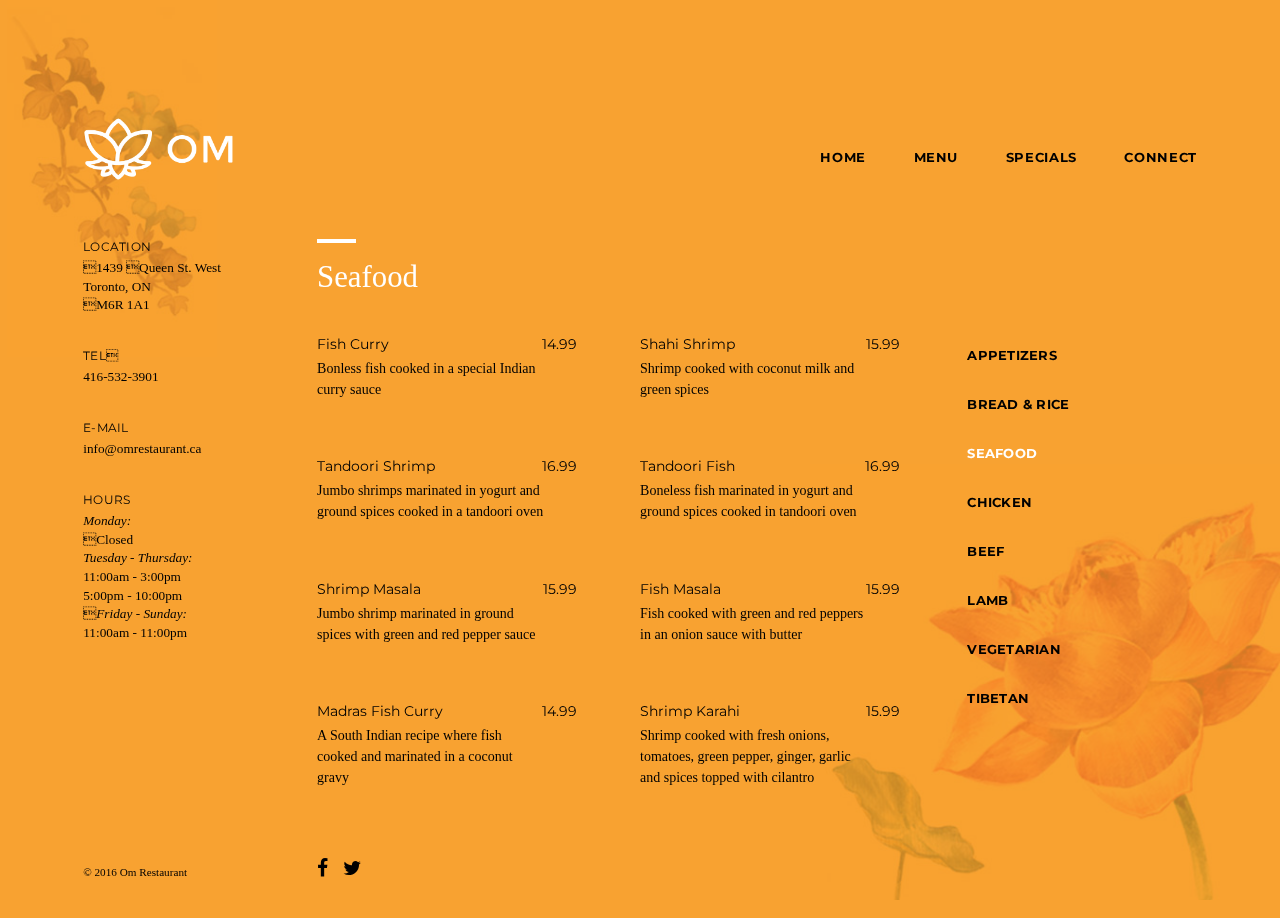
<file: menu/seafood.html>
<!DOCTYPE html>
<html>

  <head>
    <meta charset="utf-8">
    <meta name="viewport" content="width=device-width", "initial-scale=1.0" />
    <meta name="description"
     content="Om Restaurant offers a wide variety of traditional Indian seafood dishes."/>
     <meta name="keywords" content="Om Restaurant, Indian Food, Tibetan Food, Seafood Dishes, Toronto, Ontario, Canada, Affordable, Great Service, Authentic"/>
    <link href="../css/reset.css" rel="stylesheet"/>
    <link href="../css/style.css" rel="stylesheet"/>
    <link href="../css/menu.css" rel="stylesheet" />
    <link href='../css/font-awesome.min.css' rel='stylesheet' type='text/css'>
    <link href='https://fonts.googleapis.com/css?family=PT+Serif:400,400italic|Montserrat:700' rel='stylesheet' type='text/css'>
    <link rel='shortcut icon' href='../images/favicon.ico' type='image/x-icon'/>
    <title> Om Restaurant - Seafood Dishes </title>
  </head>

  <body>
    <div class="wrapper">
      <header>
        <img class="logo" src="../images/logo.png" alt="om logo"/>
        <div href="#" class="hamburger">
          <div class="line"></div>
          <div class="line"></div>
          <div class="line"></div>
        </div>
        <nav class="main-menu open">
          <ul>
            <li><a href="../index.html"/>HOME</a></li>
            <li><a href="#" class="menu-mobile on">MENU</a>
              <ul class="drop-down sub-open">
                <li><a href="appetizers.html">Appetizers</a></li>
                <li><a href="rice-bread.html">Bread &amp; Rice</a></li>
                <li><a href="seafood.html">Seafood</a></li>
                <li><a href="chicken.html">Chicken</a></li>
                <li><a href="beef.html">Beef</a></li>
                <li><a href="lamb.html">Lamb</a></li>
                <li><a href="veg.html">Vegetarian</a></li>
                <li><a href="tibetan.html">Tibetan</a></li>
              </ul>
            </li>
            <li><a href="../specials/specials.html"/>SPECIALS</a></li>
            <li><a href="../connect/connect.html"/>CONNECT</a></li>
          </ul>
          <div class="mobile-aside">
            <h3>LOCATION</h3>
            <p>1439 Queen St. West</br>Toronto, ON</br> M6R 1A1 </p>
            <h3>TEL</h3>
            <p><a href="tel:4165323901">416-532-3901</a></p>
            <h3>EMAIL</h3>
            <p><a href="email:info@omrestaurant.ca">info@omrestaurant.ca</a></p>
            <h3>HOURS</h3>
            <p><em>Monday:</em></br>Closed<br/><em>Tuesday - Thursday:</em></br>11:00am - 3:00pm</br>5:00pm - 10:00pm</br><em>Friday - Sunday:</em></br>11:00am - 11:00pm</p>
          </div>
          <div class="mobile-social">
            <a href="#"><i class="fa fa-facebook"></i></a> <a href="#"><i class="fa fa-twitter"></i></a>
          </div>
        </nav>
      </header>

      <aside>
        <div class="aside-sections">
          <h3 class="aside-heading">LOCATION</h3>
          <p class="aside-info">1439 Queen St. West<br/>Toronto, ON<br/>M6R 1A1</p>
        </div>
        <div class="aside-sections">
          <h3 class="aside-heading">TEL</h3>
          <p class="aside-info"><a href="tel:4165323901">416-532-3901</a></p>
        </div>
        <div class="aside-sections">
          <h3 class="aside-heading">E-MAIL</h3>
          <p class="aside-info"><a href="email:info@omrestaurant.ca">info@omrestaurant.ca</a></p>
        </div>
        <div class="aside-sections hours">
          <h3 class="aside-heading">HOURS</h3>
          <p class="aside-info"><em>Monday:</em></br>Closed<br/><em>Tuesday - Thursday:</em></br>11:00am - 3:00pm</br>5:00pm - 10:00pm</br><em>Friday - Sunday:</em></br>11:00am - 11:00pm</p>
        </div>
      </aside>

      <main>
        <div class="border-line"></div>
        <h1> Seafood </h1>
        <div class="menu-container">
          <div class="menu-items">
            <div class="item odd">
              <p class="name"> Fish Curry </p> <p class="price"> 14.99 </p>
              <p class="description"> Bonless fish cooked in a special Indian curry sauce <p>
            </div>
            <div class="item">
              <p class="name"> Shahi Shrimp </p> <p class="price"> 15.99 </p>
              <p class="description"> Shrimp cooked with coconut milk and green spices <p>
            </div>
            <div class="item odd">
              <p class="name"> Tandoori Shrimp </p> <p class="price"> 16.99 </p>
              <p class="description"> Jumbo shrimps marinated in yogurt and ground spices cooked in a tandoori oven <p>
            </div>
            <div class="item">
              <p class="name"> Tandoori Fish </p> <p class="price"> 16.99 </p>
              <p class="description"> Boneless fish marinated in yogurt and ground spices cooked in tandoori oven <p>
            </div>
            <div class="item odd">
              <p class="name"> Shrimp Masala </p> <p class="price"> 15.99 </p>
              <p class="description"> Jumbo shrimp marinated in ground spices with green and red pepper sauce<p>
            </div>
            <div class="item">
              <p class="name"> Fish Masala </p> <p class="price"> 15.99 </p>
              <p class="description"> Fish cooked with green and red peppers in an onion sauce with butter <p>
            </div>
            <div class="item odd">
              <p class="name"> Madras Fish Curry </p> <p class="price"> 14.99 </p>
              <p class="description"> A South Indian recipe where fish cooked and marinated in a coconut gravy<p>
            </div>
            <div class="item">
              <p class="name"> Shrimp Karahi </p> <p class="price"> 15.99 </p>
              <p class="description"> Shrimp cooked with fresh onions, tomatoes, green pepper, ginger, garlic and spices topped with cilantro <p>
            </div>
          </div>
          <nav class="wide-menu">
            <ul>
              <li><a href="appetizers.html">Appetizers</a></li>
              <li><a href="rice-bread.html">Bread &amp; Rice</a></li>
              <li class="side-on"><a href="seafood.html">Seafood</a></li>
              <li><a href="chicken.html">Chicken</a></li>
              <li><a href="beef.html">Beef</a></li>
              <li><a href="lamb.html">Lamb</a></li>
              <li><a href="veg.html">Vegetarian</a></li>
              <li><a href="tibetan.html">Tibetan</a></li>
            </ul>
          </nav>
        </div>
      </main>

      <div class="social-media">
        <a href="#"><i class="fa fa-facebook"></i></a> <a href="#"><i class="fa fa-twitter"></i></a>
      </div>

      <footer>
        <div class="copyright">
          <p>&copy; 2016 Om Restaurant</p>
        </div>
      </footer>

    </div>

    <div>
      <img src="../images/background-img-left.jpg" class="background-image-4" alt="Flower Illustration" />
    </div>

    <div>
      <img src="../images/background-img-right.jpg" class="background-image" alt="Lotus Illustration" />
    </div>

    <script src="https://ajax.googleapis.com/ajax/libs/jquery/1.12.0/jquery.min.js"></script>
    <script src="../javascript/main.js"></script>
    <script src="../javascript/menu.js"></script>

  </body>

</html>
</file>
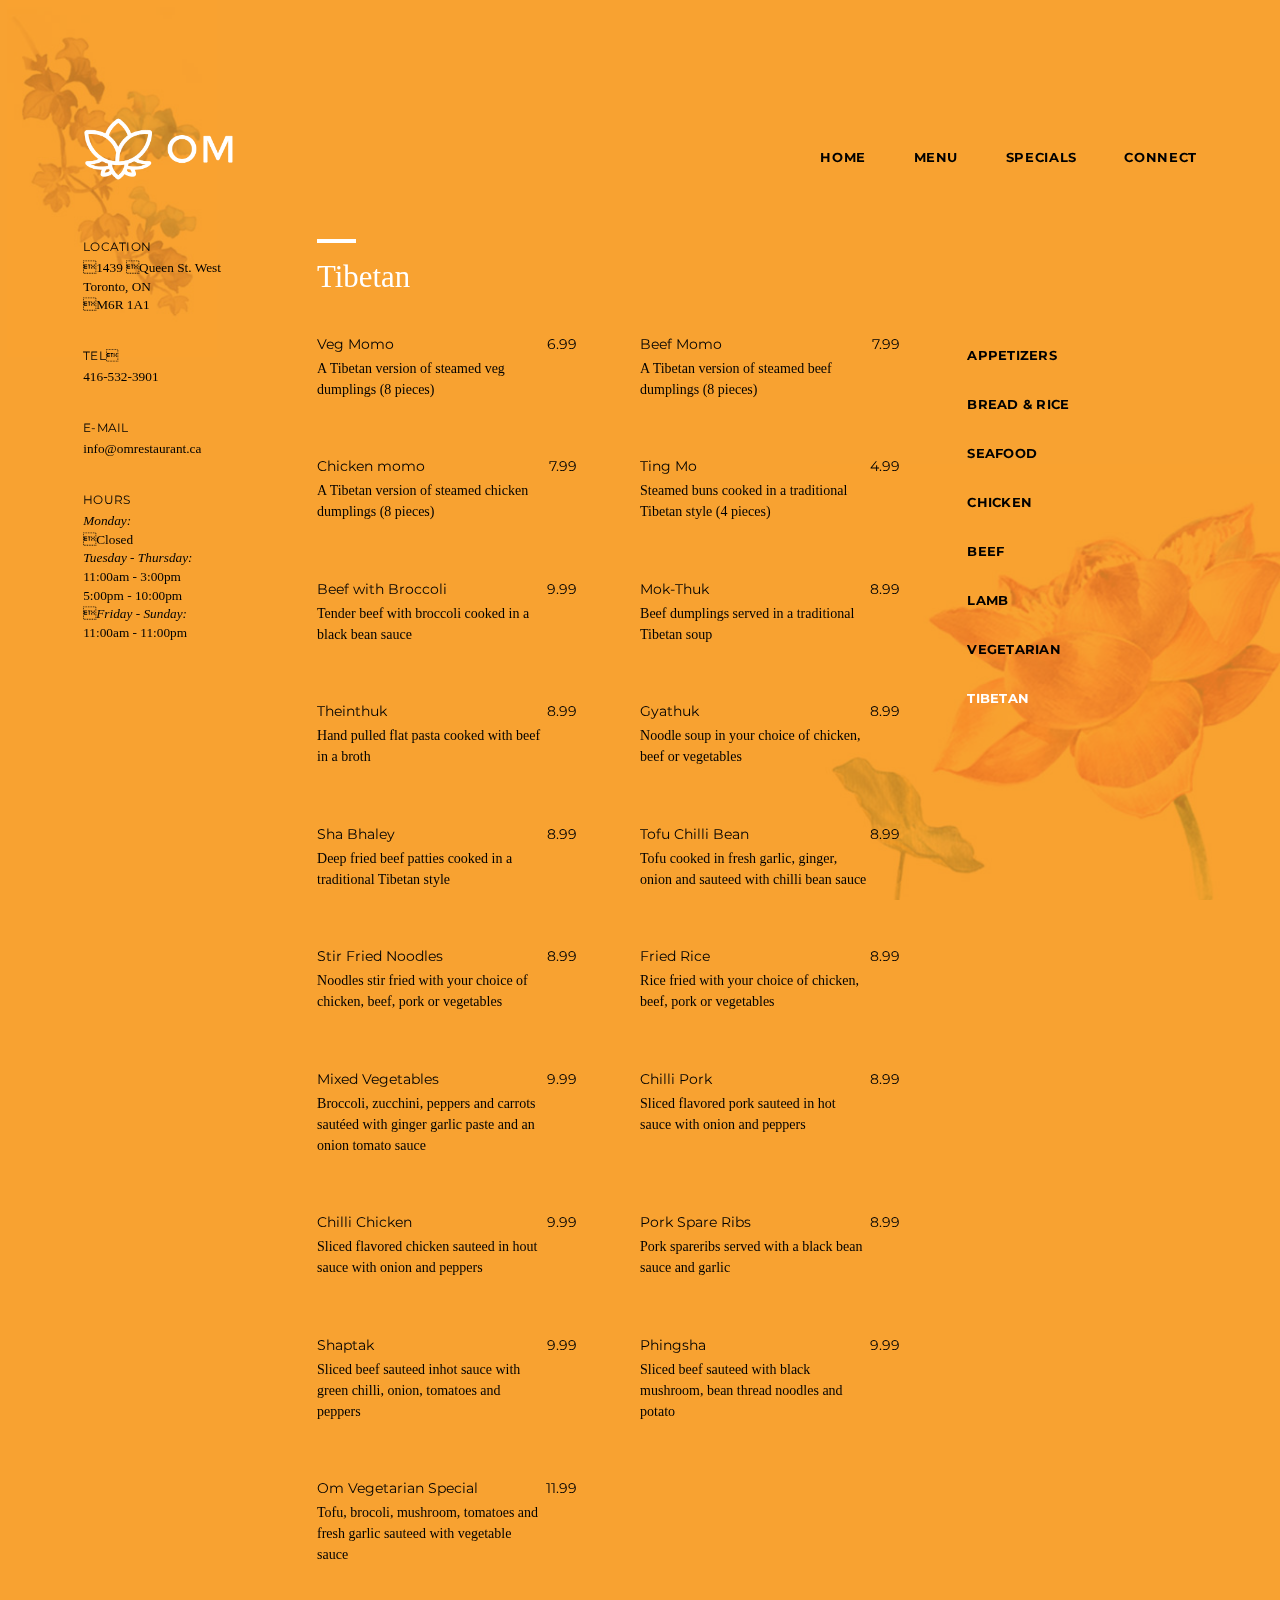
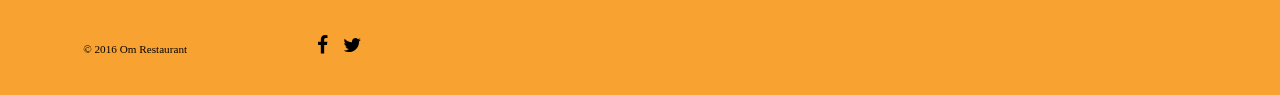
<file: menu/tibetan.html>
<!DOCTYPE html>
<html>

  <head>
    <meta charset="utf-8">
    <meta name="viewport" content="width=device-width", "initial-scale=1.0" />
    <meta name="description"
     content="Om Restaurant offers a wide variety of authentic Tibetan dishes."/>
     <meta name="keywords" content="Om Restaurant, Indian Food, Tibetan Food, Tibetan Dishes, Toronto, Ontario, Canada, Affordable, Great Service, Authentic"/>
    <link href="../css/reset.css" rel="stylesheet"/>
    <link href="../css/style.css" rel="stylesheet"/>
    <link href="../css/menu.css" rel="stylesheet" />
    <link href='../css/font-awesome.min.css' rel='stylesheet' type='text/css'>
    <link href='https://fonts.googleapis.com/css?family=PT+Serif:400,400italic|Montserrat:700' rel='stylesheet' type='text/css'>
    <link rel='shortcut icon' href='../images/favicon.ico' type='image/x-icon'/>
    <title> Om Restaurant - Tibetan Dishes </title>
  </head>

  <body>
    <div class="wrapper">
      <header>
        <img class="logo" src="../images/logo.png" alt="om logo"/>
        <div href="#" class="hamburger">
          <div class="line"></div>
          <div class="line"></div>
          <div class="line"></div>
        </div>
        <nav class="main-menu open">
          <ul>
            <li><a href="../index.html"/>HOME</a></li>
            <li><a href="#" class="menu-mobile on">MENU</a>
              <ul class="drop-down sub-open">
                <li><a href="appetizers.html">Appetizers</a></li>
                <li><a href="rice-bread.html">Bread &amp; Rice</a></li>
                <li><a href="seafood.html">Seafood</a></li>
                <li><a href="chicken.html">Chicken</a></li>
                <li><a href="beef.html">Beef</a></li>
                <li><a href="lamb.html">Lamb</a></li>
                <li><a href="veg.html">Vegetarian</a></li>
                <li><a href="tibetan.html">Tibetan</a></li>
              </ul>
            </li>
            <li><a href="../specials/specials.html"/>SPECIALS</a></li>
            <li><a href="../connect/connect.html"/>CONNECT</a></li>
          </ul>
          <div class="mobile-aside">
            <h3>LOCATION</h3>
            <p>1439 Queen St. West</br>Toronto, ON</br> M6R 1A1 </p>
            <h3>TEL</h3>
            <p><a href="tel:4165323901">416-532-3901</a></p>
            <h3>EMAIL</h3>
            <p><a href="email:info@omrestaurant.ca">info@omrestaurant.ca</a></p>
            <h3>HOURS</h3>
            <p><em>Monday:</em></br>Closed<br/><em>Tuesday - Thursday:</em></br>11:00am - 3:00pm</br>5:00pm - 10:00pm</br><em>Friday - Sunday:</em></br>11:00am - 11:00pm</p>
          </div>
          <div class="mobile-social">
            <a href="#"><i class="fa fa-facebook"></i></a> <a href="#"><i class="fa fa-twitter"></i></a>
          </div>
        </nav>
      </header>

      <aside>
        <div class="aside-sections">
          <h3 class="aside-heading">LOCATION</h3>
          <p class="aside-info">1439 Queen St. West<br/>Toronto, ON<br/>M6R 1A1</p>
        </div>
        <div class="aside-sections">
          <h3 class="aside-heading">TEL</h3>
          <p class="aside-info"><a href="tel:4165323901">416-532-3901</a></p>
        </div>
        <div class="aside-sections">
          <h3 class="aside-heading">E-MAIL</h3>
          <p class="aside-info"><a href="email:info@omrestaurant.ca">info@omrestaurant.ca</a></p>
        </div>
        <div class="aside-sections hours">
          <h3 class="aside-heading">HOURS</h3>
          <p class="aside-info"><em>Monday:</em></br>Closed<br/><em>Tuesday - Thursday:</em></br>11:00am - 3:00pm</br>5:00pm - 10:00pm</br><em>Friday - Sunday:</em></br>11:00am - 11:00pm</p>
        </div>
      </aside>

      <main>
        <div class="border-line"></div>
        <h1> Tibetan </h1>
        <div class="menu-container">
          <div class="menu-items">
            <div class="item odd">
              <p class="name"> Veg Momo </p> <p class="price"> 6.99 </p>
              <p class="description"> A Tibetan version of steamed veg dumplings (8 pieces) <p>
            </div>
            <div class="item">
              <p class="name"> Beef Momo</p> <p class="price"> 7.99 </p>
              <p class="description"> A Tibetan version of steamed beef dumplings (8 pieces) <p>
            </div>
            <div class="item odd">
              <p class="name"> Chicken momo </p> <p class="price"> 7.99 </p>
              <p class="description"> A Tibetan version of steamed chicken dumplings (8 pieces)<p>
            </div>
            <div class="item">
              <p class="name"> Ting Mo</p> <p class="price"> 4.99 </p>
              <p class="description"> Steamed buns cooked in a traditional Tibetan style (4 pieces) <p>
            </div>
            <div class="item odd">
              <p class="name"> Beef with Broccoli </p> <p class="price"> 9.99 </p>
              <p class="description"> Tender beef with broccoli cooked in a black bean sauce<p>
            </div>
            <div class="item">
              <p class="name"> Mok-Thuk </p> <p class="price"> 8.99 </p>
              <p class="description"> Beef dumplings served in a traditional Tibetan soup<p>
            </div>
            <div class="item odd">
              <p class="name"> Theinthuk </p> <p class="price"> 8.99 </p>
              <p class="description"> Hand pulled flat pasta cooked with beef in a broth<p>
            </div>
            <div class="item">
              <p class="name"> Gyathuk </p> <p class="price"> 8.99 </p>
              <p class="description"> Noodle soup in your choice of chicken, beef or vegetables <p>
            </div>
            <div class="item odd">
              <p class="name"> Sha Bhaley </p> <p class="price"> 8.99 </p>
              <p class="description"> Deep fried beef patties cooked in a traditional Tibetan style <p>
            </div>
            <div class="item">
              <p class="name"> Tofu Chilli Bean </p> <p class="price"> 8.99 </p>
              <p class="description"> Tofu cooked in fresh garlic, ginger, onion and sauteed with chilli bean sauce <p>
            </div>
            <div class="item odd">
              <p class="name"> Stir Fried Noodles </p> <p class="price"> 8.99 </p>
              <p class="description"> Noodles stir fried with your choice of chicken, beef, pork or vegetables <p>
            </div>
            <div class="item">
              <p class="name"> Fried Rice </p> <p class="price"> 8.99 </p>
              <p class="description"> Rice fried with your choice of chicken, beef, pork or vegetables <p>
            </div>
            <div class="item odd">
              <p class="name"> Mixed Vegetables </p> <p class="price"> 9.99 </p>
              <p class="description"> Broccoli, zucchini, peppers and carrots sautéed with ginger garlic paste and an onion tomato sauce<p>
            </div>
            <div class="item">
              <p class="name"> Chilli Pork </p> <p class="price"> 8.99 </p>
              <p class="description"> Sliced flavored pork sauteed in hot sauce with onion and peppers <p>
            </div>
            <div class="item odd">
              <p class="name"> Chilli Chicken </p> <p class="price"> 9.99 </p>
              <p class="description"> Sliced flavored chicken sauteed in hout sauce with onion and peppers <p>
            </div>
            <div class="item">
              <p class="name"> Pork Spare Ribs </p> <p class="price"> 8.99 </p>
              <p class="description"> Pork spareribs served with a black bean sauce and garlic <p>
            </div>
            <div class="item odd">
              <p class="name"> Shaptak </p> <p class="price"> 9.99 </p>
              <p class="description"> Sliced beef sauteed inhot sauce with green chilli, onion, tomatoes and peppers <p>
            </div>
            <div class="item">
              <p class="name"> Phingsha </p> <p class="price"> 9.99 </p>
              <p class="description"> Sliced beef sauteed with black mushroom, bean thread noodles and potato <p>
            </div>
            <div class="item odd">
              <p class="name"> Om Vegetarian Special </p> <p class="price"> 11.99 </p>
              <p class="description"> Tofu, brocoli, mushroom, tomatoes and fresh garlic sauteed with vegetable sauce<p>
            </div>
          </div>
          <nav class="wide-menu">
            <ul>
              <li><a href="appetizers.html">Appetizers</a></li>
              <li><a href="rice-bread.html">Bread &amp; Rice</a></li>
              <li><a href="seafood.html">Seafood</a></li>
              <li><a href="chicken.html">Chicken</a></li>
              <li><a href="beef.html">Beef</a></li>
              <li><a href="lamb.html">Lamb</a></li>
              <li><a href="veg.html">Vegetarian</a></li>
              <li class="side-on"><a href="tibetan.html">Tibetan</a></li>
            </ul>
          </nav>
        </div>
      </main>

      <div class="social-media">
        <a href="#"><i class="fa fa-facebook"></i></a> <a href="#"><i class="fa fa-twitter"></i></a>
      </div>

      <footer>
        <div class="copyright">
          <p>&copy; 2016 Om Restaurant</p>
        </div>
      </footer>

    </div>

    <div>
      <img src="../images/background-img-left.jpg" class="background-image-4" alt="Flower Illustration" />
    </div>

    <div>
      <img src="../images/background-img-right.jpg" class="background-image" alt="Lotus Illustration" />
    </div>

    <script src="https://ajax.googleapis.com/ajax/libs/jquery/1.12.0/jquery.min.js"></script>
    <script src="../javascript/main.js"></script>
    <script src="../javascript/menu.js"></script>

  </body>

</html>
</file>
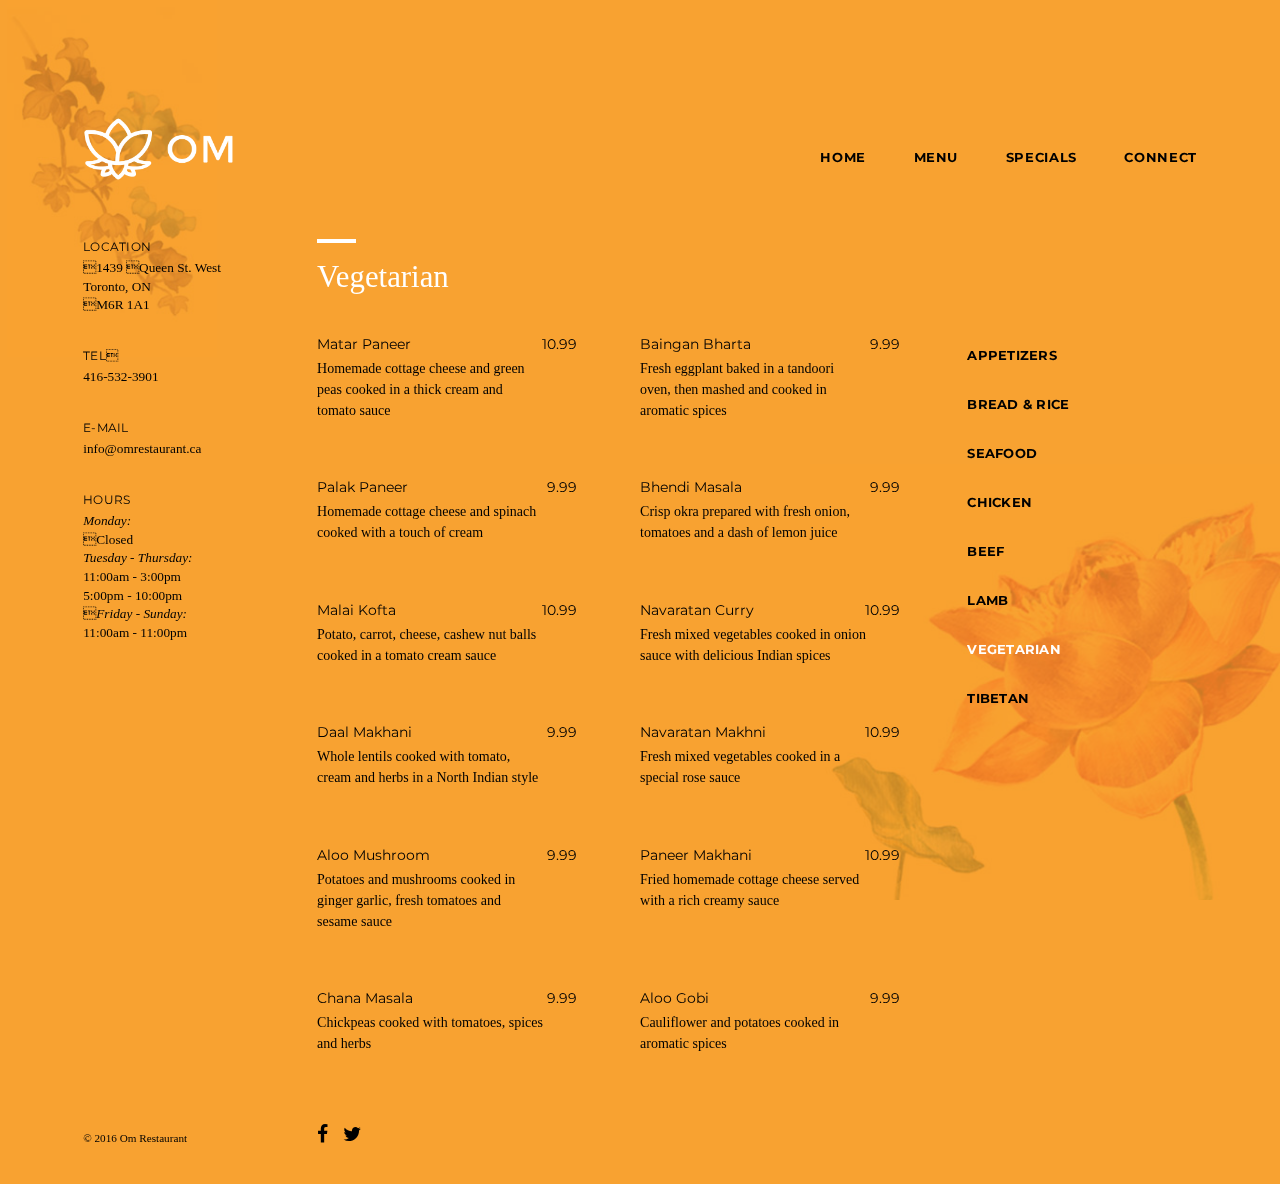
<file: menu/veg.html>
<!DOCTYPE html>
<html>

  <head>
    <meta charset="utf-8">
    <meta name="viewport" content="width=device-width", "initial-scale=1.0" />
    <meta name="description"
     content="Om Restaurant offers a wide variety of traditional Indian vegetarian dishes."/>
     <meta name="keywords" content="Om Restaurant, Indian Food, Tibetan Food, Vegetarian Dishes, Toronto, Ontario, Canada, Affordable, Great Service, Authentic"/>
    <link href="../css/reset.css" rel="stylesheet"/>
    <link href="../css/style.css" rel="stylesheet"/>
    <link href="../css/menu.css" rel="stylesheet" />
    <link href='../css/font-awesome.min.css' rel='stylesheet' type='text/css'>
    <link href='https://fonts.googleapis.com/css?family=PT+Serif:400,400italic|Montserrat:700' rel='stylesheet' type='text/css'>
    <link rel='shortcut icon' href='../images/favicon.ico' type='image/x-icon'/>
    <title> Om Restaurant - Vegetarian Dishes </title>
  </head>

  <body>
    <div class="wrapper">
      <header>
        <img class="logo" src="../images/logo.png" alt="om logo"/>
        <div href="#" class="hamburger">
          <div class="line"></div>
          <div class="line"></div>
          <div class="line"></div>
        </div>
        <nav class="main-menu open">
          <ul>
            <li><a href="../index.html"/>HOME</a></li>
            <li><a href="#" class="menu-mobile on">MENU</a>
              <ul class="drop-down sub-open">
                <li><a href="appetizers.html">Appetizers</a></li>
                <li><a href="rice-bread.html">Bread &amp; Rice</a></li>
                <li><a href="seafood.html">Seafood</a></li>
                <li><a href="chicken.html">Chicken</a></li>
                <li><a href="beef.html">Beef</a></li>
                <li><a href="lamb.html">Lamb</a></li>
                <li><a href="veg.html">Vegetarian</a></li>
                <li><a href="tibetan.html">Tibetan</a></li>
              </ul>
            </li>
            <li><a href="../specials/specials.html"/>SPECIALS</a></li>
            <li><a href="../connect/connect.html"/>CONNECT</a></li>
          </ul>
          <div class="mobile-aside">
            <h3>LOCATION</h3>
            <p>1439 Queen St. West</br>Toronto, ON</br> M6R 1A1 </p>
            <h3>TEL</h3>
            <p><a href="tel:4165323901">416-532-3901</a></p>
            <h3>EMAIL</h3>
            <p><a href="email:info@omrestaurant.ca">info@omrestaurant.ca</a></p>
            <h3>HOURS</h3>
            <p><em>Monday:</em></br>Closed<br/><em>Tuesday - Thursday:</em></br>11:00am - 3:00pm</br>5:00pm - 10:00pm</br><em>Friday - Sunday:</em></br>11:00am - 11:00pm</p>
          </div>
          <div class="mobile-social">
            <a href="#"><i class="fa fa-facebook"></i></a> <a href="#"><i class="fa fa-twitter"></i></a>
          </div>
        </nav>
      </header>

      <aside>
        <div class="aside-sections">
          <h3 class="aside-heading">LOCATION</h3>
          <p class="aside-info">1439 Queen St. West<br/>Toronto, ON<br/>M6R 1A1</p>
        </div>
        <div class="aside-sections">
          <h3 class="aside-heading">TEL</h3>
          <p class="aside-info"><a href="tel:4165323901">416-532-3901</a></p>
        </div>
        <div class="aside-sections">
          <h3 class="aside-heading">E-MAIL</h3>
          <p class="aside-info"><a href="email:info@omrestaurant.ca">info@omrestaurant.ca</a></p>
        </div>
        <div class="aside-sections hours">
          <h3 class="aside-heading">HOURS</h3>
          <p class="aside-info"><em>Monday:</em></br>Closed<br/><em>Tuesday - Thursday:</em></br>11:00am - 3:00pm</br>5:00pm - 10:00pm</br><em>Friday - Sunday:</em></br>11:00am - 11:00pm</p>
        </div>
      </aside>

      <main>
        <div class="border-line"></div>
        <h1> Vegetarian </h1>
        <div class="menu-container">
          <div class="menu-items">
            <div class="item odd">
              <p class="name"> Matar Paneer </p> <p class="price"> 10.99 </p>
              <p class="description"> Homemade cottage cheese and green peas cooked in a thick cream and tomato sauce <p>
            </div>
            <div class="item">
              <p class="name"> Baingan Bharta </p> <p class="price"> 9.99 </p>
              <p class="description"> Fresh eggplant baked in a tandoori oven, then mashed and cooked in aromatic spices <p>
            </div>
            <div class="item odd">
              <p class="name"> Palak Paneer </p> <p class="price"> 9.99 </p>
              <p class="description"> Homemade cottage cheese and spinach cooked with a touch of cream <p>
            </div>
            <div class="item">
              <p class="name"> Bhendi Masala</p> <p class="price"> 9.99 </p>
              <p class="description"> Crisp okra prepared with fresh onion, tomatoes and a dash of lemon juice <p>
            </div>
            <div class="item odd">
              <p class="name"> Malai Kofta </p> <p class="price"> 10.99 </p>
              <p class="description"> Potato, carrot, cheese, cashew nut balls cooked in a tomato cream sauce<p>
            </div>
            <div class="item">
              <p class="name"> Navaratan Curry </p> <p class="price"> 10.99 </p>
              <p class="description"> Fresh mixed vegetables cooked in onion sauce with delicious Indian spices<p>
            </div>
            <div class="item odd">
              <p class="name"> Daal Makhani </p> <p class="price"> 9.99 </p>
              <p class="description"> Whole lentils cooked with tomato, cream and herbs in a North Indian style<p>
            </div>
            <div class="item">
              <p class="name"> Navaratan Makhni</p> <p class="price"> 10.99 </p>
              <p class="description"> Fresh mixed vegetables cooked in a special rose sauce <p>
            </div>
            <div class="item odd">
              <p class="name"> Aloo Mushroom </p> <p class="price"> 9.99 </p>
              <p class="description"> Potatoes and mushrooms cooked in ginger garlic, fresh tomatoes and sesame sauce <p>
            </div>
            <div class="item">
              <p class="name"> Paneer Makhani </p> <p class="price"> 10.99 </p>
              <p class="description"> Fried homemade cottage cheese served with a rich creamy sauce <p>
            </div>
            <div class="item odd">
              <p class="name"> Chana Masala </p> <p class="price"> 9.99 </p>
              <p class="description"> Chickpeas cooked with tomatoes, spices and herbs <p>
            </div>
            <div class="item">
              <p class="name"> Aloo Gobi </p> <p class="price"> 9.99 </p>
              <p class="description"> Cauliflower and potatoes cooked in aromatic spices <p>
            </div>
          </div>
          <nav class="wide-menu">
            <ul>
              <li><a href="appetizers.html">Appetizers</a></li>
              <li><a href="rice-bread.html">Bread &amp; Rice</a></li>
              <li><a href="seafood.html">Seafood</a></li>
              <li><a href="chicken.html">Chicken</a></li>
              <li><a href="beef.html">Beef</a></li>
              <li><a href="lamb.html">Lamb</a></li>
              <li class="side-on"><a href="veg.html">Vegetarian</a></li>
              <li><a href="tibetan.html">Tibetan</a></li>
            </ul>
          </nav>
        </div>
      </main>

      <div class="social-media">
        <a href="#"><i class="fa fa-facebook"></i></a> <a href="#"><i class="fa fa-twitter"></i></a>
      </div>

      <footer>
        <div class="copyright">
          <p>&copy; 2016 Om Restaurant</p>
        </div>
      </footer>

    </div>

    <div>
      <img src="../images/background-img-left.jpg" class="background-image-4" alt="Flower Illustration" />
    </div>

    <div>
      <img src="../images/background-img-right.jpg" class="background-image" alt="Lotus Illustration" />
    </div>

    <script src="https://ajax.googleapis.com/ajax/libs/jquery/1.12.0/jquery.min.js"></script>
    <script src="../javascript/main.js"></script>
    <script src="../javascript/menu.js"></script>

  </body>

</html>
</file>
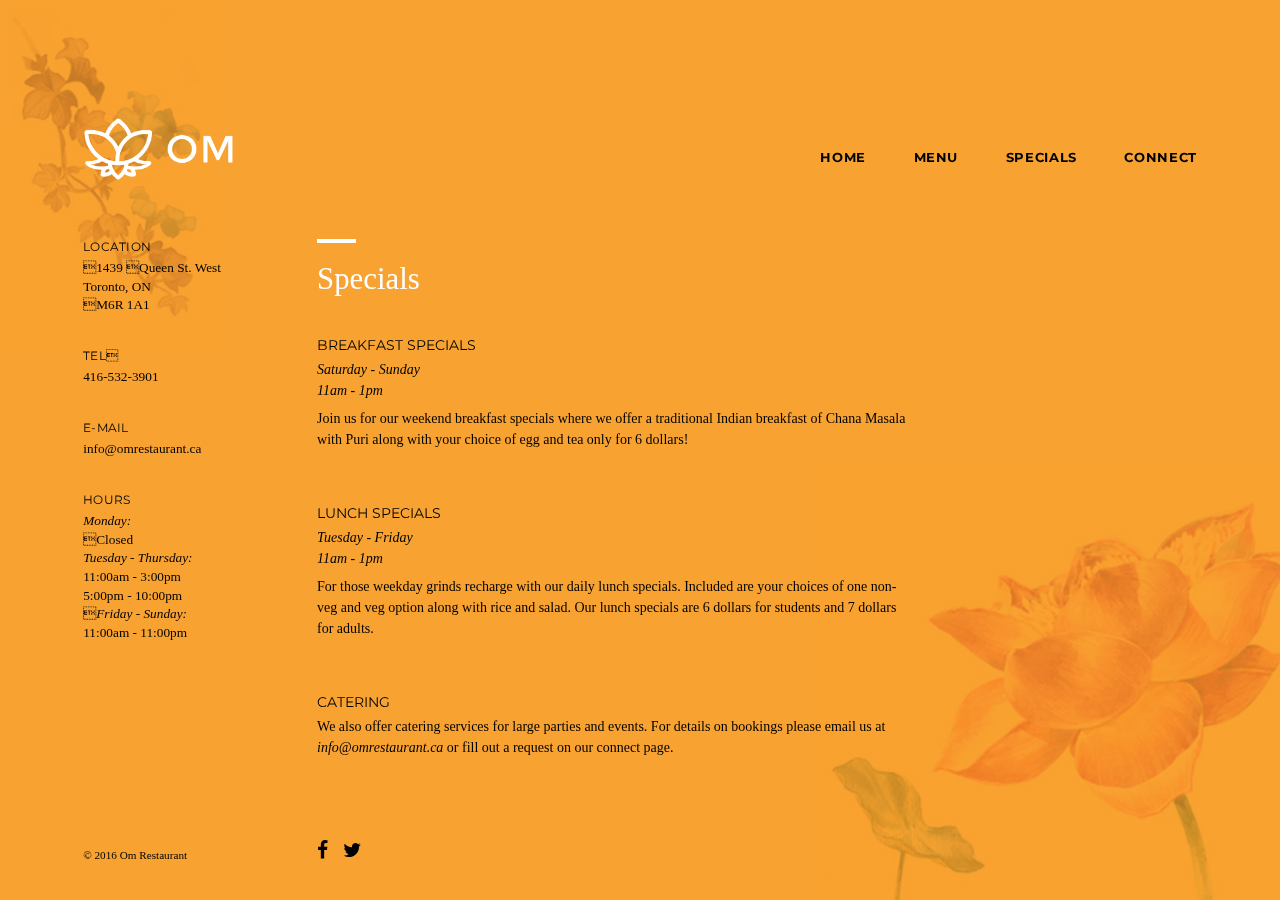
<file: specials/specials.html>
<!DOCTYPE html>
<html>

  <head>
    <meta charset="utf-8">
    <meta name="viewport" content="width=device-width", "initial-scale=1.0" />
    <meta name="description"
     content="Om Restaurant offers affordable daily lunch and breakfast specials as well as catering services for large parties and gatherings."/>
     <meta name="keywords" content="Om Restaurant, Indian Food, Tibetan Food, Special Offers, Lunch Specials, Breakfast Specials, Catering Services, Toronto, Ontario, Canada, Affordable, Great Service, Authentic"/>
    <link href="../css/reset.css" rel="stylesheet"/>
    <link href="../css/style.css" rel="stylesheet"/>
    <link href="../css/specials.css" rel="stylesheet"/>
    <link href='../css/font-awesome.min.css' rel='stylesheet' type='text/css'>
    <link href='https://fonts.googleapis.com/css?family=PT+Serif:400,400italic|Montserrat:700' rel='stylesheet' type='text/css'>
    <link rel='shortcut icon' href='../images/favicon.ico' type='image/x-icon'/>
    <title> Om Restaurant - Special Offers </title>
  </head>

  <body>
    <div class="wrapper">

      <header>
        <img class="logo" src="../images/logo.png" alt="om logo"/>
        <div href="#" class="hamburger">
          <div class="line"></div>
          <div class="line"></div>
          <div class="line"></div>
        </div>
        <nav class="main-menu open">
          <ul>
            <li class="home-active"><a href="../index.html" class="on"/>HOME</a></li>
            <li><a href="../menu/appetizers.html" class="menu-mobile">MENU</a>
              <ul class="drop-down sub-open">
                <li><a href="../menu/appetizers.html">Appetizers</a></li>
                <li><a href="../menu/rice-bread.html">Bread &amp; Rice</a></li>
                <li><a href="../menu/seafood.html">Seafood</a></li>
                <li><a href="../menu/chicken.html">Chicken</a></li>
                <li><a href="../menu/beef.html">Beef</a></li>
                <li><a href="../menu/lamb.html">Lamb</a></li>
                <li><a href="../menu/veg.html">Vegetarian</a></li>
                <li><a href="../menu/tibetan.html">Tibetan</a></li>
              </ul>
            </li>
            <li><a href="specials.html"/>SPECIALS</a></li>
            <li><a href="../connect/connect.html"/>CONNECT</a></li>
          </ul>
          <div class="mobile-aside">
            <h3>LOCATION</h3>
            <p>1439 Queen St. West</br>Toronto, ON</br> M6R 1A1 </p>
            <h3>TEL</h3>
            <p><a href="tel:4165323901">416-532-3901</a></p>
            <h3>EMAIL</h3>
            <p><a href="email:info@omrestaurant.ca">info@omrestaurant.ca</a></p>
            <h3>HOURS</h3>
            <p><em>Monday:</em></br>Closed<br/><em>Tuesday - Thursday:</em></br>11:00am - 3:00pm</br>5:00pm - 10:00pm</br><em>Friday - Sunday:</em></br>11:00am - 11:00pm</p>
          </div>
          <div class="mobile-social">
            <a href="#"><i class="fa fa-facebook"></i></a> <a href="#"><i class="fa fa-twitter"></i></a>
          </div>
        </nav>
      </header>

      <aside>
        <div class="aside-sections">
          <h3 class="aside-heading">LOCATION</h3>
          <p class="aside-info">1439 Queen St. West<br/>Toronto, ON<br/>M6R 1A1</p>
        </div>
        <div class="aside-sections">
          <h3 class="aside-heading">TEL</h3>
          <p class="aside-info"><a href="tel:4165323901">416-532-3901</a></p>
        </div>
        <div class="aside-sections">
          <h3 class="aside-heading">E-MAIL</h3>
          <p class="aside-info"><a href="email:info@omrestaurant.ca">info@omrestaurant.ca</a></p>
        </div>
        <div class="aside-sections hours">
          <h3 class="aside-heading">HOURS</h3>
          <p class="aside-info"><em>Monday:</em></br>Closed<br/><em>Tuesday - Thursday:</em></br>11:00am - 3:00pm</br>5:00pm - 10:00pm</br><em>Friday - Sunday:</em></br>11:00am - 11:00pm</p>
        </div>
      </aside>

      <main>
        <div class="border-line"></div>
        <h1>Specials</h1>
        <div class="specials-item">
          <h2>Breakfast Specials</h2>
          <p class="days-open">Saturday - Sunday</p>
          <p class="hours-open">11am - 1pm</p>
          <p>Join us for our weekend breakfast specials where we offer a traditional Indian breakfast of Chana Masala with Puri along with your choice of egg and tea only for 6 dollars!</p> 
        </div>
        <div class="specials-item">
          <h2>Lunch Specials</h2>
          <p class="days-open">Tuesday - Friday</p>
          <p class="hours-open">11am - 1pm</p>
          <p>For those weekday grinds recharge with our daily lunch specials. Included are your choices of one non-veg and veg option along with rice and salad. Our lunch specials are 6 dollars for students and 7 dollars for adults.</p> 
        </div>
        <div class="specials-item">
          <h2>Catering</h2>
          <p>We also offer catering services for large parties and events. For details on bookings please email us at <a href="email:info@omrestaurant.ca" class="main-email">info@omrestaurant.ca</a> or fill out a request on our connect page.</p> 
        </div>
      </main>

      <div class="social-media">
        <a href="#"><i class="fa fa-facebook"></i></a> <a href="#"><i class="fa fa-twitter"></i></a>
      </div>

      <footer>
        <div class="copyright">
          <p>&copy; 2016 Om Restaurant</p>
        </div>
      </footer>

    </div>

    <div>
      <img src="../images/background-img-left.jpg" class="background-image-4" alt="Flower Illustration" />
    </div>

    <div>
      <img src="../images/background-img-right.jpg" class="background-image" alt="Lotus Illustration" />
    </div>

    <script src="https://ajax.googleapis.com/ajax/libs/jquery/1.12.0/jquery.min.js"></script>
    <script src="../javascript/main.js"></script>
    <script src="../javascript/specials.js"></script>

  </body>

</html>
</file>
<file: css/style.css>
*, *:before, *:after {
  box-sizing: border-box;
}

/* Smartphone Layout*/

@media(min-width:0px) and (max-width:3000px){

html{
  background: #f8a231;
  font-size: 0.875em;
  height: 100%;
}

body{
  width: 100%;
  margin: 0 auto;
  font-family:Georgia;
  overflow: auto;
  height: 100%;
  overflow: auto;
}

::-webkit-scrollbar {
    width: 6px;
}

/* Track */
::-webkit-scrollbar-track {
  -webkit-box-shadow: inset 0 0 6px #f7a147;
  -webkit-border-radius: 10px;
  border-radius: 10px;
}

/* Handle */
::-webkit-scrollbar-thumb {
  -webkit-border-radius: 10px;
  border-radius: 10px;
  background: white;
  -webkit-box-shadow: inset 0 0 6px white;
}

::-webkit-scrollbar-thumb:window-inactive {
	background: white;
}

.wrapper{
  width:100%;
  margin: 0 auto;
  min-height: 100%;
  position: relative;
  overflow: auto;
  z-index: 100;
}

.logo{
  width: 150px;
  padding: 2em 0 0 1.5em;
  max-width: 100%;
}

.background-image-4{
  width: 9em;
  position: fixed;
  left: 0;
  top: 0;
  z-index: 1;
  opacity: 0.25;
}

.background-image{
  width: 320px;
  position: fixed;
  right: 0;
  bottom: 0;
  z-index: 1;
  opacity: 0.25;
}

.hamburger {
  cursor: pointer;
  padding: 18px 1.5em 18px 1.3em;
  display: block;
  float: right;
  position: fixed;
  top: 1.9em;
  right: 0em;
  z-index: 1001;
}

.line {
  border-bottom: 2.5px solid black;
  width: 27px;
  margin-bottom: 6px;
}

.line:last-child {
  margin-bottom: 0;
}

nav {
  float: right;
  padding: 2em 0;
  position: fixed;
  width: 65%;
  right: 0;
  top: 0;
  background-color: #FDECD9;
  height: 100%;
  display: none;
  overflow: auto;
  z-index: 1000;
}

ul{
  width: 100%;
  padding: 5%;
  text-align: center;
  clear: both;
  float: right;
  padding-top: 4.5em;
}

li {
  padding: 20px 0;
  font-family: 'Montserrat';
  letter-spacing: 0.05em;
  font-size: 12.5px;
  font-weight: bold;
  }

a{
  text-decoration: none;
  color: inherit;
}

.drop-down{
  padding-top: 20px;
  position: block;
  display: none;
}

.drop-down li{
  font-size: 14.5px;
  color: #8d8c8c;
  font-family: 'Montserrat';
  text-transform: uppercase;
  font-size: 0.9em;
  letter-spacing: 0.05em;
}

.drop-down li:last-child {
  padding-bottom: 2.5em;
}

.mobile-aside{
  text-align: center;
  font-size: 11.5px;
  display: block;
  float: left;
  width: 100%;
  margin: 2.5em auto 3em;
}

.mobile-aside > h2{
  font-family: 'Montserrat';
  letter-spacing: 0.05em;
}

.mobile-aside > p {
  font-family:Georgia;
  margin: 0.5em 0 2em 0;
  line-height: 1.4em;
  font-size: 1.05em;
}

.mobile-aside > p > em{
  font-style: italic;
}

.mobile-social {
  font-size: 1.75em;
  text-align: center;
  margin: 0.2em 0 1em 0;
}

.mobile-social > a{
  display: inline-block;
  margin: 0 0.35em;
}

aside {
  display: none;
}

main {
  width: 100%;
  margin: 3em auto;
  overflow: auto;
  padding-left: 1.5em;
  padding-bottom: 2em;
}

.border-line{
  width:2.75em;
  height: 0.2em;
  background-color:white;
}

h1{
  animation: slide 0.9s ease-in-out;
  padding-top: 0.2em;
  font-size: 1.5em;
  line-height: 1.6em;
  color: white;
  text-align: left;
}

@keyframes slide {
0% {
  opacity: 0;
  transform: translateY(0.2em);
}

100%  {
  opacity: 100%;
  transform: translateY(0em);
}
}

.home{
  padding-top: 0.6em;
  width: 85%;
}

.header {
  font-size: 2.5em;
  padding-top: 0.1em;
}

.social-media{
  display: none;
}

footer{
  font-family: Georgia;
  font-size: 0.8em;
  position: absolute;
  bottom: 2em;
  left: 1.75em;
  z-index: 0;
}

footer .social-media{
  display:none;
}

}

@media (min-width:360px) {

.home{
  font-size: 1.6em;
  line-height: 1.7em;
}

.background-image{
  width: 340px;
}

.background-image-4{
  width: 10em;
}
}

@media (min-width:411px) {

nav{
  width: 60%;
}

.home{
  font-size: 1.7em;
  line-height: 1.7em;
  width: 85%;
}

}

@media (min-width:479px){

.logo{
  margin-left: 1em;
}

.hamburger{
  margin-right: 1em;
}

main{
  padding-left: 2.75em;
}

footer{
  left: 3.5em;
}

}

@media (min-width:536px){

.home{
  width: 77%;
}

nav{
  width: 55%;
}

}

@media (min-width:700px){

.background-image{
  width: 370px;
}

.background-image-4{
  width: 11em;
  left: 1em;
}

}

@media (min-width:720px){

.home{
  width: 70%;
}

}

/* Smartphone Layout*/

/* Wide Layout*/

@media (min-width:738px){

body{
  width: 100%;
}

.wrapper{
    width: 87%;
}

.logo{
  padding: 8% 0 0 0;
  margin: 0;
}

.hamburger, .mobile-aside, .mobile-social{
  display: none;
}

nav{
  display: inline-block;
  background: none;
  height: auto;
  padding-top: 0.5em;
  margin: 0;
  width:100%;
  position: absolute;
}

ul{
  text-align: right;
  margin: 0;
  padding: 9% 0 0 0;
}

ul > li{
  display: inline-block;
  height: auto;
  padding-left: 3.5em;
  font-size: 0.9em;
}

nav ul li a {
 position: relative;
 color: black;
}

nav ul li a:after {
 content: "";
 display: inline-block;
 position: absolute;
 left: 0px;
 bottom: 22px;
 background-color: white;
 width: 0;
 height: 3px;
 transition: all 0.3s ease-in-out;
 animation-fill-mode: forwards;
}

nav ul li a:hover {
  color: white;
}

nav ul li a:hover:after {
  width: 100%;
}

aside{
  display: block;
  width: 30%;
  float: left;
  padding: 4em 0 0 0;
  margin: 0;
}

.aside-sections{
  padding-bottom: 2.5em;
}

.aside-heading{
  font-family: 'Montserrat';
  font-size: 0.875em;
  padding-bottom: 0.5em;
  letter-spacing: 0.02em;
}

.aside-info{
  font-size: 0.95em;
  line-height: 1.4em;
}

em{
  font-style: italic;
}

main{
  width: auto;
  padding:3.9em 0 5em 0;
  margin: 0;
  max-height: 100%;
}

.home{
  width: 400px;
  line-height: 1.8em;
  font-size: 1.5em;
}

.header {
  font-size: 2.5em;
  padding-top: 0.25em;
}

h1{
padding-top: 0.5em;
}

.border-line{
  height:0.25em;
}

.social-media{
  bottom: 2em;
  font-size: 1.4em;
  left: 30%;
  display: block;
  position: absolute;
}

.social-media > a{
  margin-right: 0.5em;
}

footer{
  left: 0;
  font-size: 0.8em;
  bottom: 3.5em;
  float:left;
  position: absolute;
}

a{
  transition:0.35s ease-in-out;
  position: relative;
  display: inline-block;
}

a:hover{
  color:white;
}

}

@media (min-width:770px){

aside{
  width: 28.5%;
}

.social-media{
  left: 28.5%;
}

}

@media (min-width:800px){

.background-image{
  width: 390px;
}

}


@media (min-width:900px){

aside{
  width: 26.5%;
}

.social-media{
  left: 26.5%;
}

.background-image-4{
  left: 0.5em;
}

}

@media (min-height:850px){
.wrapper{
  padding-top: 2em;
}

.main-menu{
  padding-top: 2.3em;
}
}

@media (min-width:1000px){

.home{
  width: 450px;
  font-size: 1.6em;
}

aside{
  width: 24%;
}

.social-media{
  left: 24%;
}

.background-image{
  width: 410px;
}

.background-image-4{
  width: 12em;
}

}

@media (min-width:1100px){

aside{
  width: 21%;
}

.social-media{
  left: 21%;
}

.background-image{
  width: 430px;
}

.background-image-4{
  width: 13em;
}

}

@media (min-width:1200px){

.background-image{
  width: 450px;
}

.background-image-4{
  width: 14em;
}

nav{
  padding-top: 0.4em;
}

}

@media (min-width: 1280px){

body{
  max-width: 1280px;
}

.background-image{
  width: 470px;
}

.background-image-4{
  width: 15em;
}

}
</file>
<file: css/connect.css>
*:focus {
    outline: none;
}

main{
  padding-bottom: 4em;
}


main > p, form{
    animation: fadein 1.5s ease-in-out;
}

@keyframes fadein {
  0% {
    opacity: 0;
  }

  100%  {
    opacity: 100%;
  }
}

main > h1{
  padding-bottom: 1.1em;
  font-size: 2em;
}

.mobile-aside > h3{
  font-family: 'Montserrat';
  letter-spacing: 0.05em;
}

main > p {
  float:left;
  line-height: 1.5em;
  width: 92%;
  margin-top: -0.2em;
}

fieldset{
  padding-top: 3em;
  float:left;
  overflow: auto;
}

input{
  background: transparent;
  border-bottom: white solid 2px;
  border-top: none;
  border-left: none;
  border-right: none;
  padding: 0.75em;
  padding-left: 0;
  width: 93%;
  float:left;
  margin-bottom: 1.75em;
  font-size: 0.9em;
  color:white;
  font-family: 'Montserrat';
}

::-webkit-input-placeholder {
   color: white;
}

:-moz-placeholder { /* Firefox 18- */
   color: white;
}

::-moz-placeholder {  /* Firefox 19+ */
   color: white;
}

:-ms-input-placeholder {
   color: white;
}

textarea{
  margin: 1.9em 0 2em 0;
  width: 93%;
  padding: 0.75em;
  border: white solid 2px;
  background: transparent;
  font-size: 1em;
  color:white;
  font-family: 'Montserrat';
}

input[type="submit"]{
  background-color: white;
  border: white;
  color:#f7a147;
  letter-spacing: 0.05em;
  margin-top: 0.3em;
  padding: 1em 0;
  transition: 0.3s ease-in-out;
  font-family: 'Montserrat';
}

input[type="submit"]:hover{
  background-color: white;
  border: white;
  color:black;
}

@media (min-width:400px) {

textarea, input, {
  width: 94%;
}

main > p{
    width: 93%;
}

}

@media (min-width:440px) {

textarea, input {
  width: 95%;
}

}

@media (min-width:479px) {

textarea, input {
  width: 92%;
}

}

@media (min-width:738px) {

textarea, input, main > p {
  width: 100%;
}

main > h1 {
  font-size: 2.2em;
  padding-top: 0;
  padding-top: 0.4em;
}

input{
  width: 45%;
}

.odd{
  margin-right: 10%;
}

fieldset{
  padding-bottom: 4em;
}

}

@media (min-width:800px) {

main > p, fieldset {
  width: 95%;
}

}

@media (min-width:900px) {

main > p, fieldset {
  width: 90%;
}


}

@media (min-width:1000px) {

main > p, fieldset {
  width: 590px;;
}

}
</file>
<file: css/menu.css>
main > h1{
  padding-bottom: 1em;
  font-size: 2em;
}

h3{
  font-family: 'Montserrat';
  letter-spacing: 0.05em;
}

.item{
  width: 100%;
  position:relative;
  overflow: auto;
  padding-bottom: 2.75em;
  animation: fadein 1.5s ease-in-out;
}

@keyframes fadein {
    0% {
      opacity: 0;
    }

    100%  {
      opacity: 100%;
    }
}

.name{
  font-family: 'Montserrat';
  float:left;
  font-size: 1em;
}

.price{
  font-family: 'Montserrat';
  float: right;
  padding-right:1.6em;
  font-size: 1em;
}

.description{
  float: left;
  padding-top: 0.5em;
  line-height: 1.5em;
  padding-right: 1.4em;
  clear:left;
  font-size: 1em;
  width: 80%;
}

.side-dishes{
  font-size: 2em;
  color:white;
  font-family: Georgia;
  padding-top: 1.5em;
  padding-bottom: 1.3em;
}

em{
  font-style: italic;
}

.sub-menu{
  padding-top: 0;
}

.pakora{
  padding-bottom: 0.5em;
}

.wide-menu{
  display:none;
}

@media (min-width:420px) {

.description{
  width: 75%;
}

}

@media (min-width:463px) {

.description{
  width: 70%;
}

}

@media (min-width:478px) {

.price{
  padding-right: 2.6em;
}

}

@media (min-width:596px) {

.description{
  width: 60%;
}

}

/* Widescreen*/

@media (min-width:738px) {

main{
  padding-left: 0;
  padding-bottom: 5em;
  position: relative;
  display: flex;
  flex-flow: row wrap;
}

main > h1 {
  font-size: 2.2em;
  float:right;
  width: 100%;
  padding-top: 0.35em;
  padding-bottom: 1.1em;
}

.menu-container{
  width: 100%;
}

.description{
  width: 95%;
}

.pak > .description{
  width: 85%;
}

.menu-items{
  width:260px;
  overflow:auto;
  float:left;
}

.item{
  width: 260px;
  float:left;
  padding-bottom: 4.25em;
}

.price{
  padding: 0;
}

 .platter, .pak{
  clear: left;
}

.mix-pickels{
  padding-top: 0;
}

.chutney{
  padding-bottom: 2.5em;
}

nav.wide-menu{
  display: inline-block;
  float:left;
  width:auto;
  position: static;
  margin-left: 4.5em;
  font-size: 0.9em;padding-top: 0;
}

nav.wide-menu ul{
  padding: 0;
}

nav.wide-menu ul li:nth-child(1){
  padding-top: 1.1em;
}

nav.wide-menu li{
  display:block;
  text-align: left;
  font-family: 'Montserrat';
  text-transform: uppercase;
  font-size: 0.8em;
  letter-spacing: 0.02em;
  padding-bottom: 1.3em;
  font-size: 1em;
  padding-left: 0;
}

.side-on a{
  color:white;
}

}

@media (min-width:800px) {

nav.wide-menu{
    margin-left: 14%;
}

}

@media (min-width:900px) {

nav.wide-menu{
    margin-left: 13%;
}

}

@media (min-width:1000px) {

nav.wide-menu{
  margin-left: 11%;
}

}

@media (min-width:1100px) {

.odd{
  margin-right: 10.5%;
}

.menu-items{
  width:600px;
}

.items{
  width: 600px;
}

nav.wide-menu{
  margin-left: 4em;
}

.side-dishes{
  clear:left;
}

.side-dishes > h1{
  padding-top: 1em;
}

.menu-container > .chutney > .name{
  clear:left;
  float:left;
}

}
</file>
<file: css/specials.css>
main > h1{
  padding-bottom: 1.1em;
  font-size: 2em;
}

.mobile-aside > h3{
  font-family: 'Montserrat';
  letter-spacing: 0.05em;
}

.specials-item{
  overflow: auto;
  padding-bottom: 4em;
  animation: fadein 1.5s ease-in-out;
}

@keyframes fadein {
  0% {
    opacity: 0;
  }

  100%  {
    opacity: 100%;
  }
}

h2{
  font-family: 'Montserrat';
  float:left;
  font-size: 1em;
  padding-bottom: 0.5em;
  text-transform: uppercase;
}

.days-open{
  font-style: italic;
  float:left;
  clear:left;
}

.hours-open{
  font-style: italic;
  float:left;
  clear:left;
  padding-bottom: 0.5em;
}

main > .specials-item > p {
  float:left;
  line-height: 1.5em;
  width: 92%;
}

.main-email {
  font-style: italic;
}


@media (min-width:400px) {

main > .specials-item > p {
  width: 95%;
}

}

@media (min-width:479px) {

main > .specials-item > p {
  width: 92%;
}

}

@media (min-width:600px) {

main > .specials-item > p {
  width: 94%;
}

}

@media (min-width:739px) {

main > .specials-item > p {
  width: 100%;
}

main{
  padding-bottom: 5em;
}

main > h1{
  font-size: 2.2em;
  margin-top: -0.1em;
}

}

@media (min-width:800px) {

main > .specials-item > p {
  width: 95%;
}

main > .specials-item > p{
  clear: left;
}

}

@media (min-width:900px) {

main > .specials-item > p {
  width: 85%;
}

}

@media (min-width:1000px) {

main > .specials-item > p {
  width: 590px;
}
</file>
